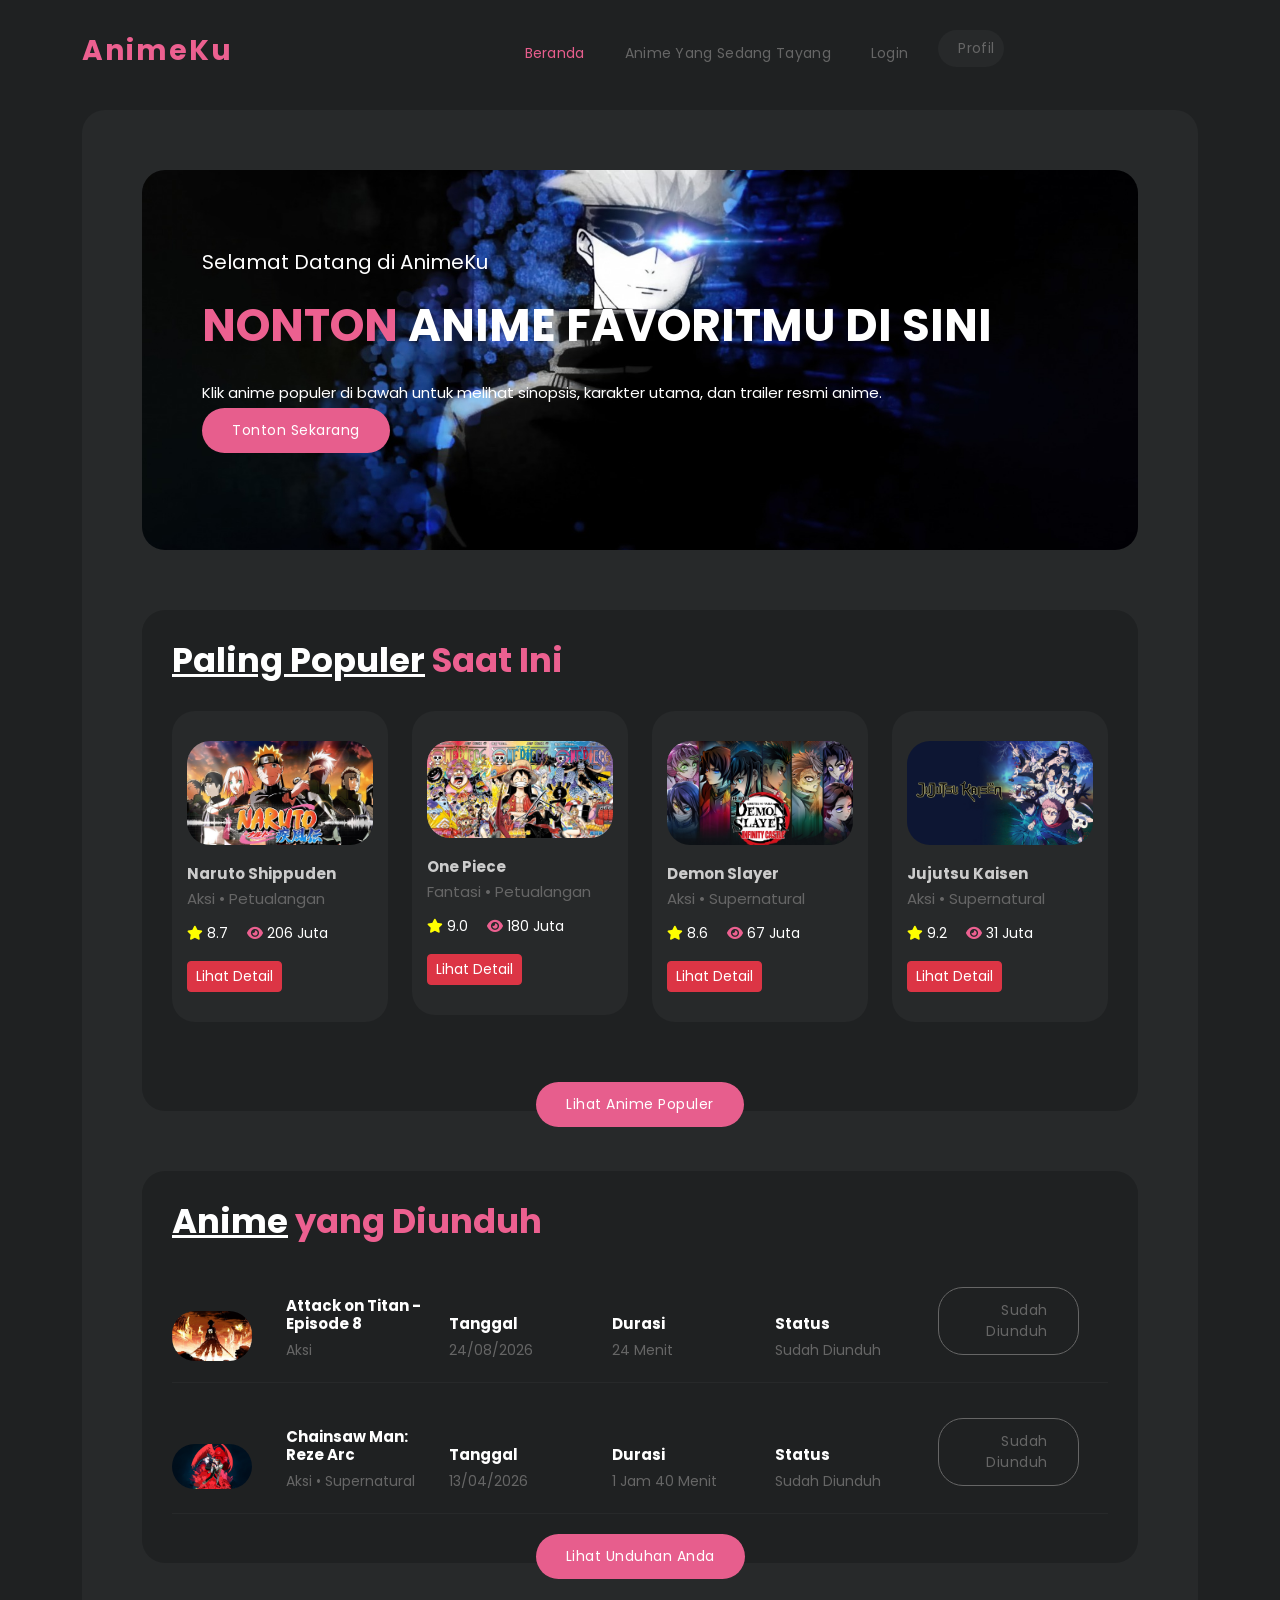
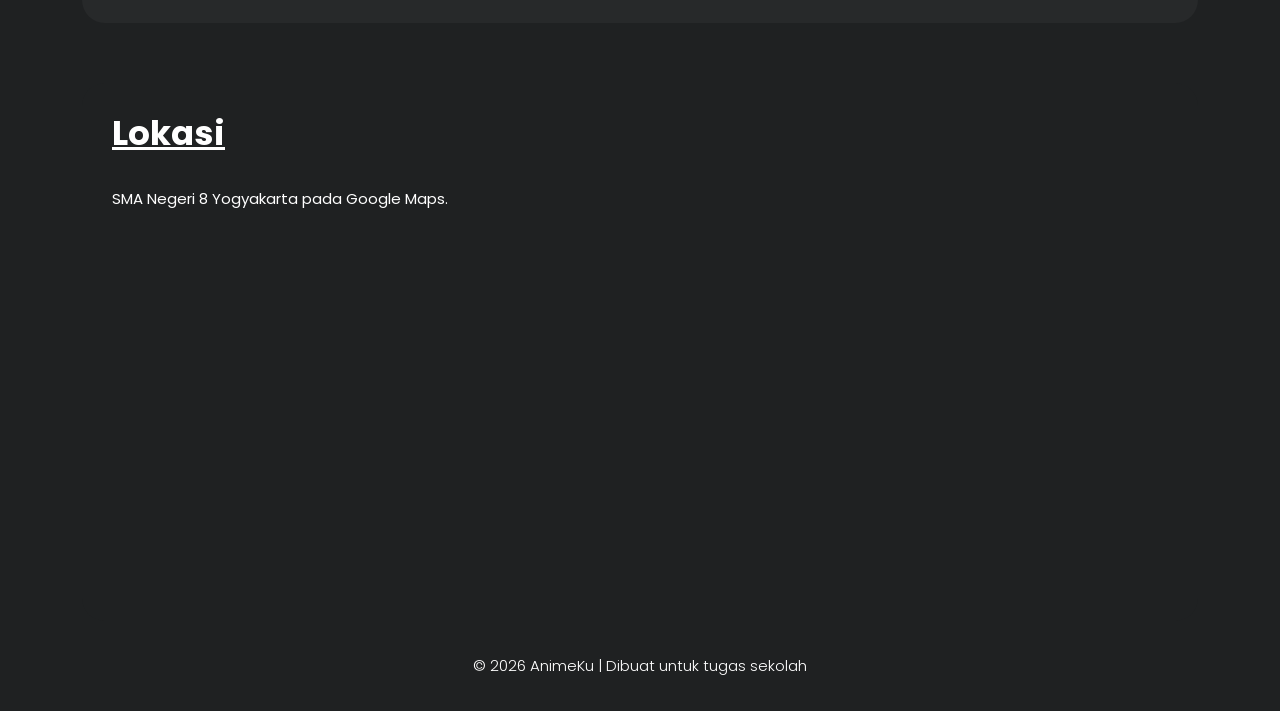
<file: index.html>
<!DOCTYPE html>
<html lang="id">

<head>
  <meta charset="utf-8">
  <meta name="viewport" content="width=device-width, initial-scale=1">

  <title>Nonton Anime - Streaming Anime Sub Indo</title>

  <!-- CSS -->
  <link href="vendor/bootstrap/css/bootstrap.min.css" rel="stylesheet">
  <link rel="stylesheet" href="assets/css/fontawesome.css">
  <link rel="stylesheet" href="assets/css/templatemo-cyborg-gaming.css">
  <link rel="stylesheet" href="assets/css/owl.css">
  <link rel="stylesheet" href="assets/css/animate.css">
</head>

<body>

<!-- HEADER -->
<header class="header-area header-sticky">
  <div class="container">
    <nav class="main-nav">

      <!-- LOGO -->
      <a href="index.html" class="logo-text">
         AnimeKu
      </a>
      
      <!-- MENU -->
      <ul class="nav">
        <li><a href="index.html" class="active">Beranda</a></li>
        <li><a href="streams.html">Anime yang Sedang Tayang</a></li>
        <li><a href="login.html">Login</a></li>
        <li><a href="profile.html">Profil</a></li>
      </ul>

    </nav>
  </div>
</header>

<div class="container">
<div class="page-content">

<!-- BANNER -->
<div class="main-banner">
  <div class="header-text">

    <h6>Selamat Datang di AnimeKu</h6>

    <h4>
      <em>Nonton</em> Anime Favoritmu di Sini
    </h4>

    <p style="color:white; margin-top:15px;">
      Klik anime populer di bawah untuk melihat sinopsis,
      karakter utama, dan trailer resmi anime.
    </p>

    <div class="main-button">
      <a href="streams.html">Tonton Sekarang</a>
    </div>

  </div>
</div>

<!-- POPULER -->
<div class="most-popular">
  <div class="heading-section">
    <h4><em>Paling Populer</em> Saat Ini</h4>
  </div>

  <div class="row">

    <!-- NARUTO -->
    <div class="col-lg-3 col-sm-6">
      <div class="item">
        <img src="assets/images/popular-01.jpg" alt="Naruto Shippuden">

        <h4>
          <a href="naruto.html">Naruto Shippuden</a><br>
          <span>Aksi • Petualangan</span>
        </h4>

        <ul>
          <li><i class="fa fa-star"></i> 8.7</li>
          <li><i class="fa fa-eye"></i> 206 Juta</li>
        </ul>

        <a href="naruto.html" class="btn btn-danger btn-sm mt-3">
          Lihat Detail
        </a>
      </div>
    </div>
     
    <!-- ONE PIECE -->
    <div class="col-lg-3 col-sm-6">
      <div class="item">
        <img src="assets/images/popular-02.jpg" alt="One Piece">

        <h4>
          <a href="onepiece.html">One Piece</a><br>
          <span>Fantasi • Petualangan</span>
        </h4>

        <ul>
          <li><i class="fa fa-star"></i> 9.0</li>
          <li><i class="fa fa-eye"></i> 180 Juta</li>
        </ul>

        <a href="onepiece.html" class="btn btn-danger btn-sm mt-3">
          Lihat Detail
        </a>
      </div>
    </div>
    
    <!-- DEMON SLAYER -->
    <div class="col-lg-3 col-sm-6">
      <div class="item">
        <img src="assets/images/popular-03.jpg" alt="Demon Slayer">

        <h4>
          <a href="demonslayer.html">Demon Slayer</a><br>
          <span>Aksi • Supernatural</span>
        </h4>

        <ul>
          <li><i class="fa fa-star"></i> 8.6</li>
          <li><i class="fa fa-eye"></i> 67 Juta</li>
        </ul>

        <a href="demonslayer.html" class="btn btn-danger btn-sm mt-3">
          Lihat Detail
        </a>
      </div>
    </div>
    
    <!-- JUJUTSU -->
    <div class="col-lg-3 col-sm-6">
      <div class="item">
        <img src="assets/images/popular-04.jpg" alt="Jujutsu Kaisen">

        <h4>
          <a href="jujutsu.html">Jujutsu Kaisen</a><br>
          <span>Aksi • Supernatural</span>
        </h4>

        <ul>
          <li><i class="fa fa-star"></i> 9.2</li>
          <li><i class="fa fa-eye"></i> 31 Juta</li>
        </ul>

        <a href="jujutsu.html" class="btn btn-danger btn-sm mt-3">
          Lihat Detail
        </a>
      </div>
    </div>
    
  </div>

  <div class="main-button" style="margin-top:30px;">
  <a href="streams.html">Lihat Anime Populer</a>
</div>

</div> <!-- tutup most-popular -->

<!-- DOWNLOAD -->
<div class="gaming-library">
  <div class="heading-section">
    <h4><em>Anime</em> yang Diunduh</h4>
  </div>

  <!-- ITEM 1 -->
  <div class="item">
    <ul>
      <li><img src="assets/images/game-01.jpg" class="templatemo-item"></li>
      <li><h4>Attack on Titan - Episode 8</h4><span>Aksi</span></li>
      <li><h4>Tanggal</h4><span>24/08/2026</span></li>
      <li><h4>Durasi</h4><span>24 Menit</span></li>
      <li><h4>Status</h4><span>Sudah Diunduh</span></li>
      <li>
        <div class="main-border-button border-no-active">
          <a href="#">Sudah Diunduh</a>
        </div>
      </li>
    </ul>
  </div>

  <!-- ITEM 2 -->
  <div class="item">
    <ul>
      <li><img src="assets/images/game-02.jpg" class="templatemo-item"></li>
      <li><h4>Chainsaw Man: Reze Arc</h4><span>Aksi • Supernatural</span></li>
      <li><h4>Tanggal</h4><span>13/04/2026</span></li>
      <li><h4>Durasi</h4><span>1 Jam 40 Menit</span></li>
      <li><h4>Status</h4><span>Sudah Diunduh</span></li>
      <li>
        <div class="main-border-button border-no-active">
          <a href="#">Sudah Diunduh</a>
        </div>
      </li>
    </ul>
  </div>

  <div class="main-button">
    <a href="profile.html">Lihat Unduhan Anda</a>
  </div>
</div>

</div>
</div>

<!-- LOKASI -->
<div class="container">
  <div class="gaming-library">

    <div class="heading-section">
      <h4><em>Lokasi</em></h4>
    </div>

    <p style="color:white; margin-bottom:20px;">
      SMA Negeri 8 Yogyakarta pada Google Maps.
   </p>

    <iframe
      src="https://www.google.com/maps/embed?pb=!1m18!1m12!1m3!1d3952.899682158193!2d110.39281007366452!3d-7.800444677428095!2m3!1f0!2f0!3f0!3m2!1i1024!2i768!4f13.1!3m3!1m2!1s0x2e7a57669d43fe55%3A0x75fae1bb400d4da5!2sSMA%20Negeri%208%20Yogyakarta!5e0!3m2!1sid!2sid!4v1781019494598!5m2!1sid!2sid"
      width="100%"
      height="350"
      style="border:0; border-radius:15px;"
      allowfullscreen=""
      loading="lazy"
      referrerpolicy="no-referrer-when-downgrade">
    </iframe>

  </div>
</div>

<!-- FOOTER -->
<footer>
  <div class="container">
    <p>© 2026 AnimeKu | Dibuat untuk tugas sekolah</p>
  </div>
</footer>

<!-- JS -->
<script src="vendor/jquery/jquery.min.js"></script>
<script src="vendor/bootstrap/js/bootstrap.min.js"></script>
<script src="assets/js/custom.js"></script>

</body>
</html>
</file>
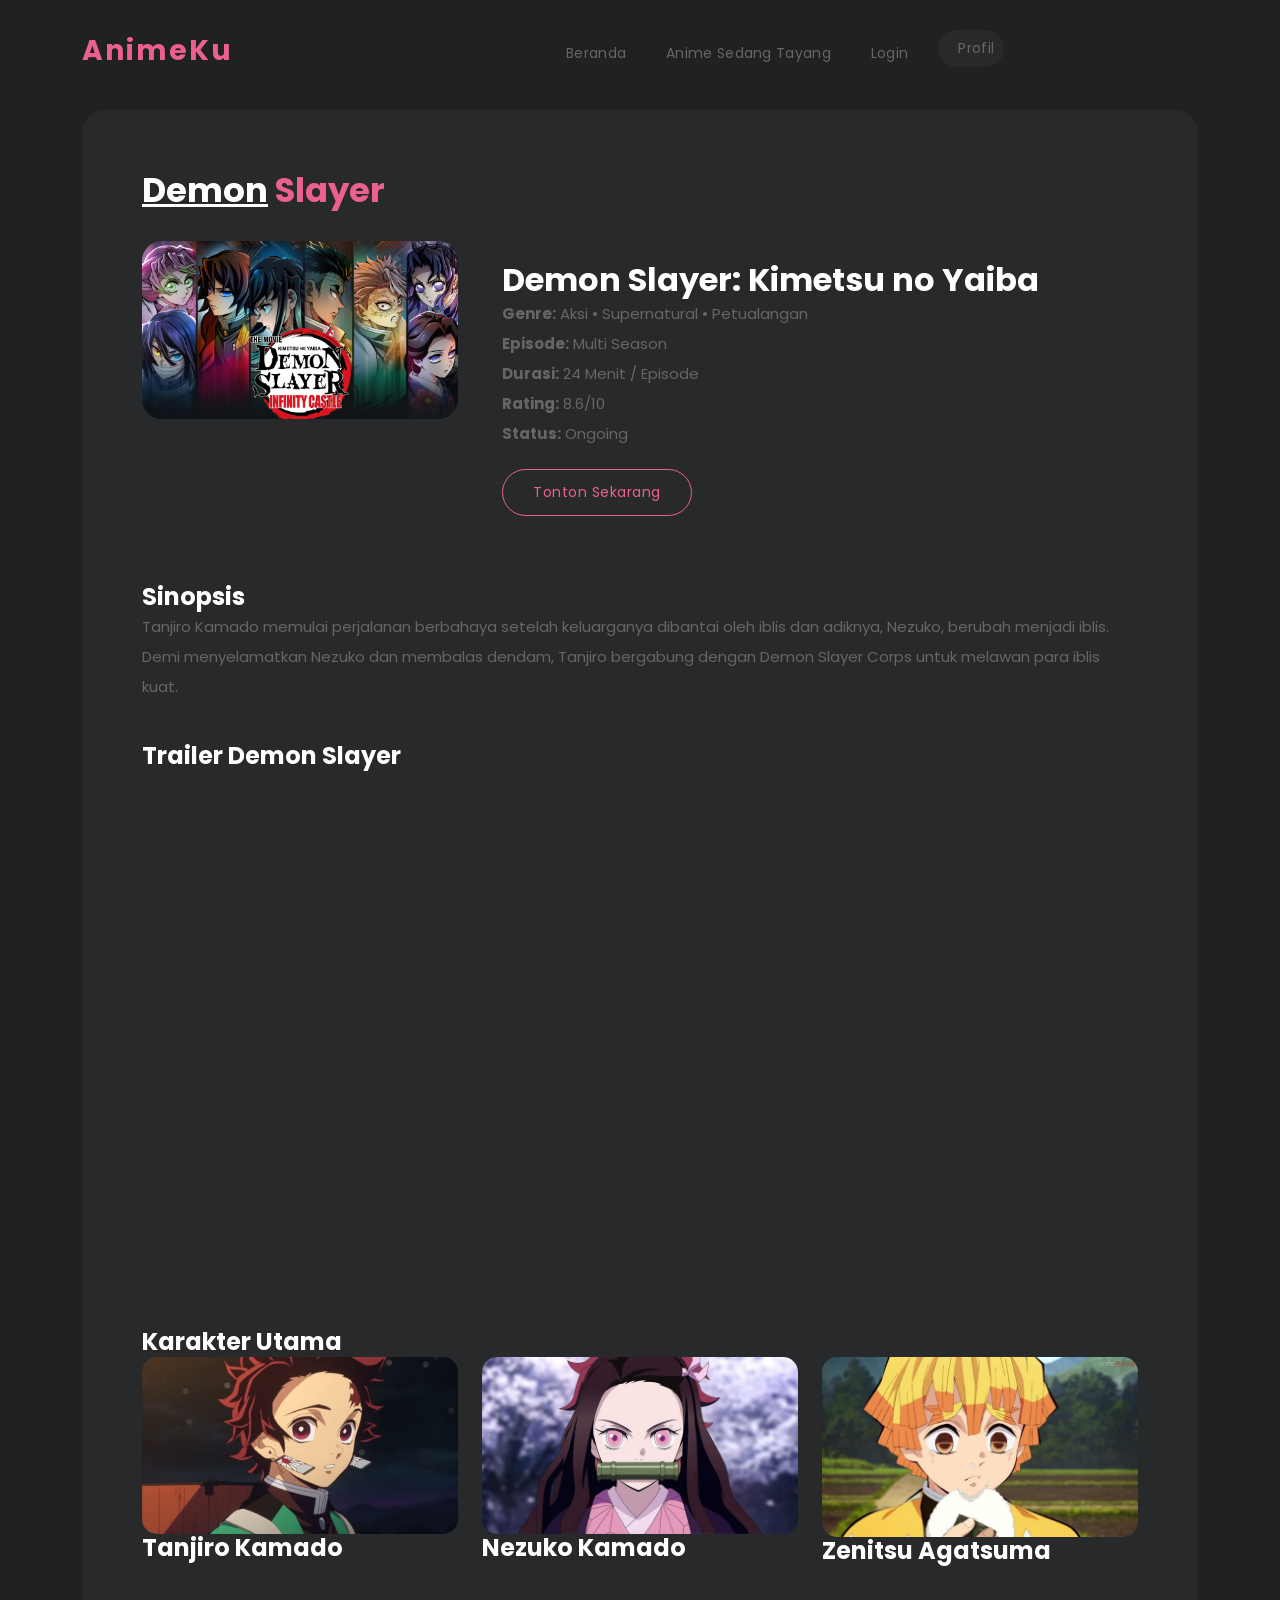
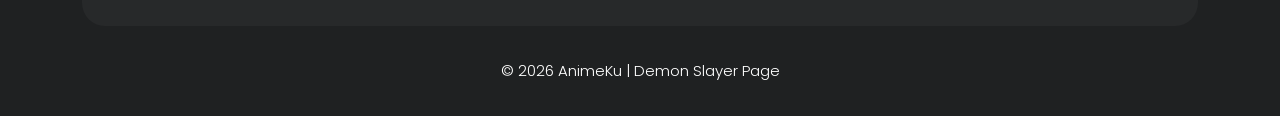
<file: demonslayer.html>
<!DOCTYPE html>
<html lang="id">
<head>
  <meta charset="utf-8">
  <meta name="viewport" content="width=device-width, initial-scale=1">
  <title>Demon Slayer - AnimeKu</title>

  <!-- CSS -->
  <link href="vendor/bootstrap/css/bootstrap.min.css" rel="stylesheet">
  <link rel="stylesheet" href="assets/css/fontawesome.css">
  <link rel="stylesheet" href="assets/css/templatemo-cyborg-gaming.css">
  <link rel="stylesheet" href="assets/css/owl.css">
  <link rel="stylesheet" href="assets/css/animate.css">
</head>

<body>

<!-- HEADER -->
<header class="header-area header-sticky">
  <div class="container">
    <nav class="main-nav">

     <a href="index.html" class="logo-text">
        AnimeKu
     </a>

      <ul class="nav">
        <li><a href="index.html">Beranda</a></li>
        <li><a href="streams.html">Anime Sedang Tayang</a></li>
        <li><a href="login.html">Login</a></li>
        <li><a href="profile.html">Profil</a></li>
      </ul>

    </nav>
  </div>
</header>

<!-- CONTENT -->
<div class="container">
  <div class="page-content">

    <!-- JUDUL -->
    <div class="heading-section">
      <h4><em>Demon</em> Slayer</h4>
    </div>

    <!-- DETAIL -->
    <div class="row">

      <!-- POSTER -->
      <div class="col-lg-4">
        <img src="assets/images/popular-03.jpg" alt="Demon Slayer" style="width:100%; border-radius:20px;">
      </div>

      <!-- INFO -->
      <div class="col-lg-8">
        <div style="padding:20px;">
          <h2>Demon Slayer: Kimetsu no Yaiba</h2>
          <p><strong>Genre:</strong> Aksi • Supernatural • Petualangan</p>
          <p><strong>Episode:</strong> Multi Season</p>
          <p><strong>Durasi:</strong> 24 Menit / Episode</p>
          <p><strong>Rating:</strong> 8.6/10</p>
          <p><strong>Status:</strong> Ongoing</p>

          <div class="main-border-button" style="margin-top:20px;">
            <a href="streams.html">Tonton Sekarang</a>
          </div>
        </div>
      </div>

    </div>

    <!-- SINOPSIS -->
    <div style="margin-top:40px;">
      <h4>Sinopsis</h4>
      <p>
        Tanjiro Kamado memulai perjalanan berbahaya setelah keluarganya dibantai oleh iblis
        dan adiknya, Nezuko, berubah menjadi iblis. Demi menyelamatkan Nezuko dan membalas dendam,
        Tanjiro bergabung dengan Demon Slayer Corps untuk melawan para iblis kuat.
      </p>
    </div>

    <!-- TRAILER -->
    <div style="margin-top:40px;">
      <h4>Trailer Demon Slayer</h4>
      <iframe width="100%" height="500"
        src="https://www.youtube.com/embed/GCJnG6DYEeg"
        title="Demon Slayer Trailer"
        frameborder="0"
        allowfullscreen
        style="border-radius:20px;">
      </iframe>
    </div>

    <!-- KARAKTER -->
    <div style="margin-top:50px;">
      <h4>Karakter Utama</h4>

      <div class="row">

        <div class="col-lg-4 col-sm-6">
          <div class="item">
            <img src="assets/images/tanjiro.jpeg" alt="Tanjiro" style="border-radius:15px;">
            <h4>Tanjiro Kamado</h4>
          </div>
        </div>

        <div class="col-lg-4 col-sm-6">
          <div class="item">
            <img src="assets/images/nezuko.jpeg" alt="Nezuko" style="border-radius:15px;">
            <h4>Nezuko Kamado</h4>
          </div>
        </div>

        <div class="col-lg-4 col-sm-6">
          <div class="item">
            <img src="assets/images/zenitsu.jpeg" alt="Zenitsu" style="border-radius:15px;">
            <h4>Zenitsu Agatsuma</h4>
          </div>
        </div>

      </div>
    </div>

  </div>
</div>

<!-- FOOTER -->
<footer>
  <div class="container">
    <p>© 2026 AnimeKu | Demon Slayer Page</p>
  </div>
</footer>

<!-- JS -->
<script src="vendor/jquery/jquery.min.js"></script>
<script src="vendor/bootstrap/js/bootstrap.min.js"></script>
<script src="assets/js/custom.js"></script>

</body>
</html>
</file>
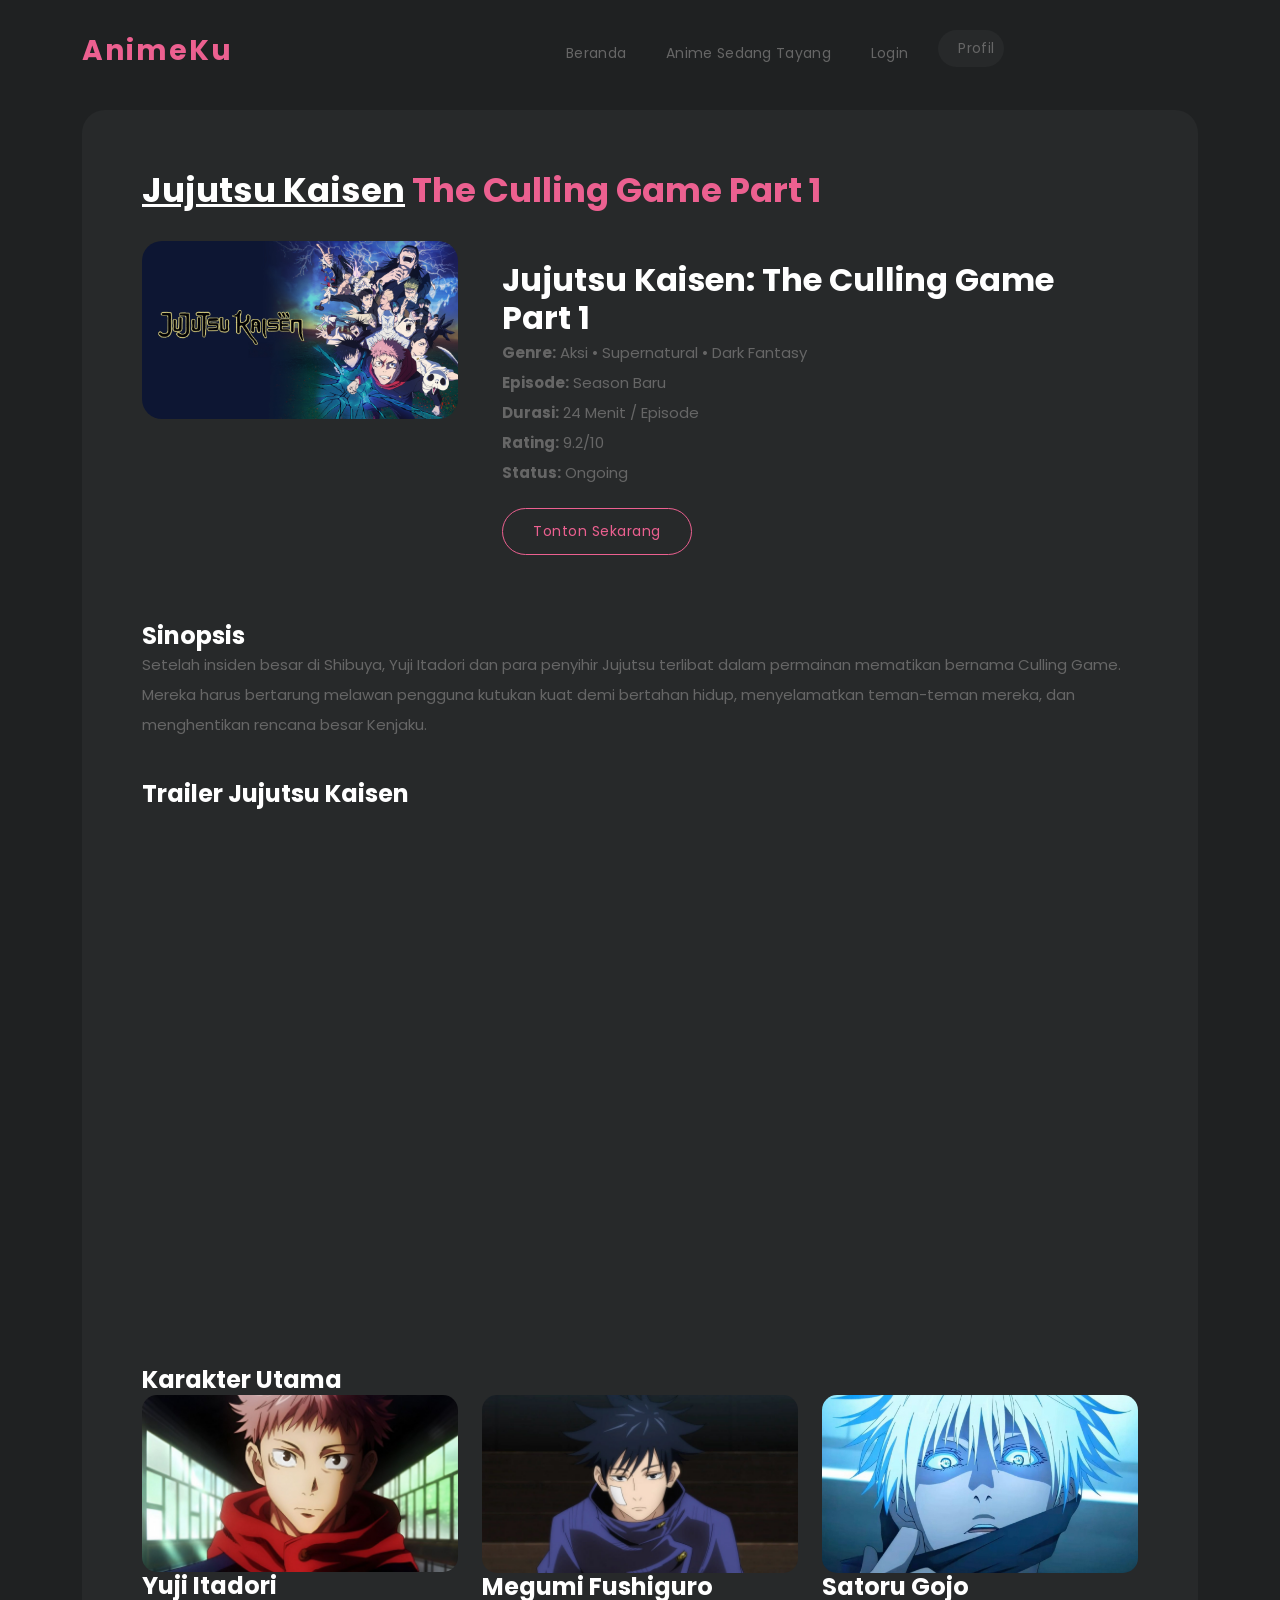
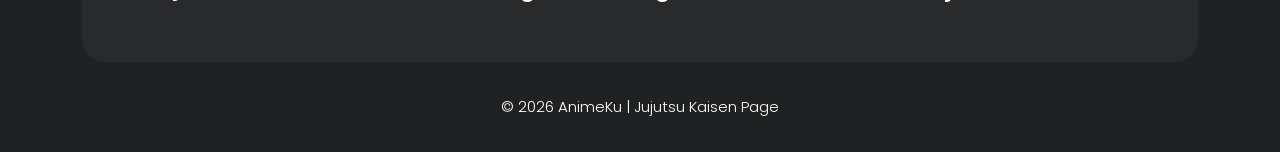
<file: jujutsu.html>
<!DOCTYPE html>
<html lang="id">
<head>
  <meta charset="utf-8">
  <meta name="viewport" content="width=device-width, initial-scale=1">
  <title>Jujutsu Kaisen - AnimeKu</title>

  <!-- CSS -->
  <link href="vendor/bootstrap/css/bootstrap.min.css" rel="stylesheet">
  <link rel="stylesheet" href="assets/css/fontawesome.css">
  <link rel="stylesheet" href="assets/css/templatemo-cyborg-gaming.css">
  <link rel="stylesheet" href="assets/css/owl.css">
  <link rel="stylesheet" href="assets/css/animate.css">
</head>

<body>

<!-- HEADER -->
<header class="header-area header-sticky">
  <div class="container">
    <nav class="main-nav">

     <a href="index.html" class="logo-text">
         AnimeKu
      </a>
      
      <!-- MENU -->
      <ul class="nav">
        <li><a href="index.html">Beranda</a></li>
        <li><a href="streams.html">Anime Sedang Tayang</a></li>
        <li><a href="login.html">Login</a></li>
        <li><a href="profile.html">Profil</a></li>
      </ul>

    </nav>
  </div>
</header>

<!-- CONTENT -->
<div class="container">
  <div class="page-content">

    <!-- JUDUL -->
    <div class="heading-section">
      <h4><em>Jujutsu Kaisen</em> The Culling Game Part 1</h4>
    </div>

    <!-- DETAIL -->
    <div class="row">

      <!-- POSTER -->
      <div class="col-lg-4">
        <img src="assets/images/popular-04.jpg" alt="Jujutsu Kaisen" style="width:100%; border-radius:20px;">
      </div>

      <!-- INFO -->
      <div class="col-lg-8">
        <div style="padding:20px;">
          <h2>Jujutsu Kaisen: The Culling Game Part 1</h2>
          <p><strong>Genre:</strong> Aksi • Supernatural • Dark Fantasy</p>
          <p><strong>Episode:</strong> Season Baru</p>
          <p><strong>Durasi:</strong> 24 Menit / Episode</p>
          <p><strong>Rating:</strong> 9.2/10</p>
          <p><strong>Status:</strong> Ongoing</p>

          <div class="main-border-button" style="margin-top:20px;">
            <a href="streams.html">Tonton Sekarang</a>
          </div>
        </div>
      </div>

    </div>

    <!-- SINOPSIS -->
    <div style="margin-top:40px;">
      <h4>Sinopsis</h4>
      <p>
        Setelah insiden besar di Shibuya, Yuji Itadori dan para penyihir Jujutsu
        terlibat dalam permainan mematikan bernama Culling Game.
        Mereka harus bertarung melawan pengguna kutukan kuat demi bertahan hidup,
        menyelamatkan teman-teman mereka, dan menghentikan rencana besar Kenjaku.
      </p>
    </div>

    <!-- TRAILER -->
    <div style="margin-top:40px;">
      <h4>Trailer Jujutsu Kaisen</h4>
      <iframe width="100%" height="500"
        src="https://www.youtube.com/embed/pkKu9hLT-t8"
        title="Jujutsu Kaisen Trailer"
        frameborder="0"
        allowfullscreen
        style="border-radius:20px;">
      </iframe>
    </div>

    <!-- KARAKTER -->
    <div style="margin-top:50px;">
      <h4>Karakter Utama</h4>

      <div class="row">

        <!-- YUJI -->
        <div class="col-lg-4 col-sm-6">
          <div class="item">
            <img src="assets/images/yuji.jpeg" alt="Yuji Itadori" style="border-radius:15px;">
            <h4>Yuji Itadori</h4>
          </div>
        </div>

        <!-- MEGUMI -->
        <div class="col-lg-4 col-sm-6">
          <div class="item">
            <img src="assets/images/megumi.jpeg" alt="Megumi Fushiguro" style="border-radius:15px;">
            <h4>Megumi Fushiguro</h4>
          </div>
        </div>

        <!-- GOJO -->
        <div class="col-lg-4 col-sm-6">
          <div class="item">
            <img src="assets/images/gojo.jpeg" alt="Satoru Gojo" style="border-radius:15px;">
            <h4>Satoru Gojo</h4>
          </div>
        </div>

      </div>
    </div>

  </div>
</div>

<!-- FOOTER -->
<footer>
  <div class="container">
    <p>© 2026 AnimeKu | Jujutsu Kaisen Page</p>
  </div>
</footer>

<!-- JS -->
<script src="vendor/jquery/jquery.min.js"></script>
<script src="vendor/bootstrap/js/bootstrap.min.js"></script>
<script src="assets/js/custom.js"></script>

</body>
</html>
</file>
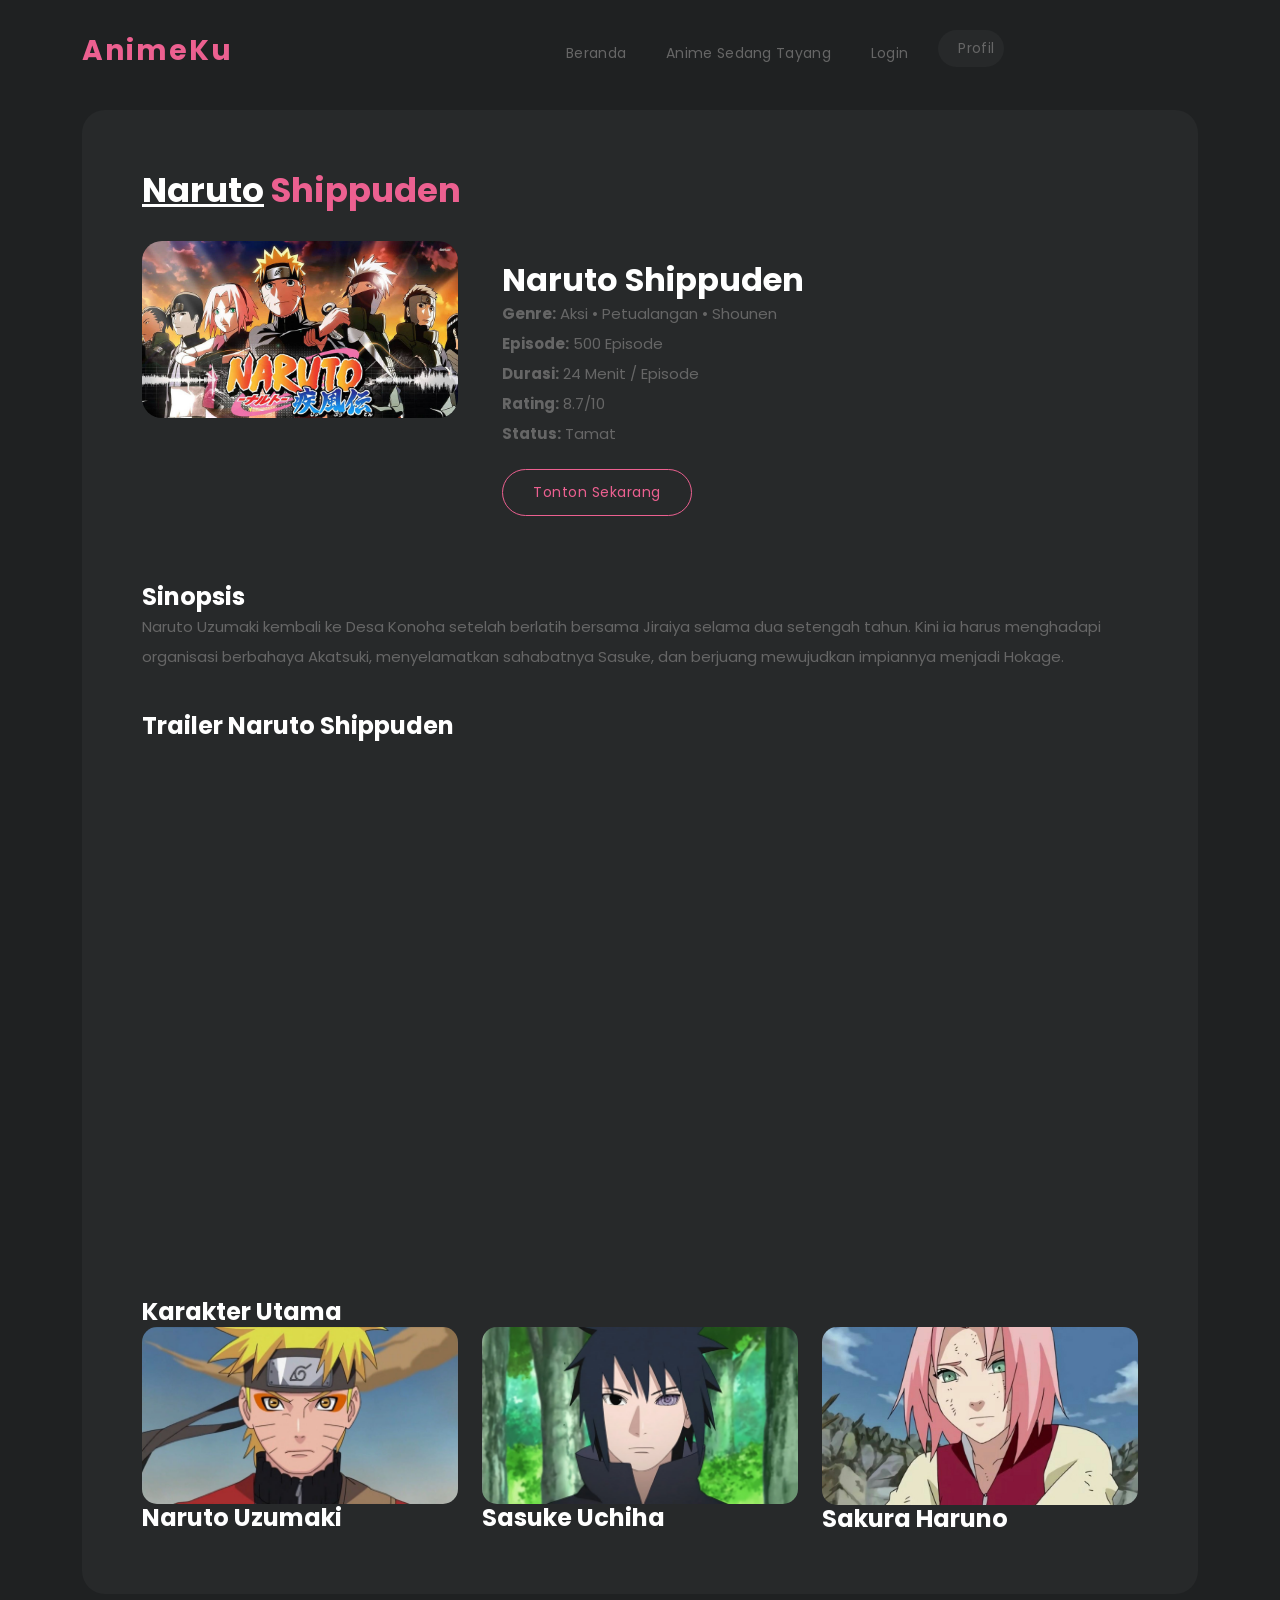
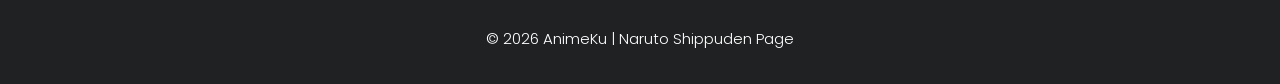
<file: naruto.html>
<!DOCTYPE html>
<html lang="id">
<head>
  <meta charset="utf-8">
  <meta name="viewport" content="width=device-width, initial-scale=1">
  <title>Naruto Shippuden - AnimeKu</title>

  <!-- CSS -->
  <link href="vendor/bootstrap/css/bootstrap.min.css" rel="stylesheet">
  <link rel="stylesheet" href="assets/css/fontawesome.css">
  <link rel="stylesheet" href="assets/css/templatemo-cyborg-gaming.css">
  <link rel="stylesheet" href="assets/css/owl.css">
  <link rel="stylesheet" href="assets/css/animate.css">
</head>

<body>

<!-- HEADER -->
<header class="header-area header-sticky">
  <div class="container">
    <nav class="main-nav">

      <a href="index.html" class="logo-text">
         AnimeKu
      </a>

    
      <!-- MENU -->
      <ul class="nav">
        <li><a href="index.html">Beranda</a></li>
        <li><a href="streams.html">Anime Sedang Tayang</a></li>
        <li><a href="login.html">Login</a></li>
        <li><a href="profile.html">Profil</a></li>
      </ul>

    </nav>
  </div>
</header>

<!-- CONTENT -->
<div class="container">
  <div class="page-content">

    <!-- JUDUL -->
    <div class="heading-section">
      <h4><em>Naruto</em> Shippuden</h4>
    </div>

    <!-- DETAIL UTAMA -->
    <div class="row">

      <!-- POSTER -->
      <div class="col-lg-4">
        <img src="assets/images/popular-01.jpg" alt="Naruto Shippuden" style="width:100%; border-radius:20px;">
      </div>

      <!-- INFO -->
      <div class="col-lg-8">
        <div style="padding: 20px;">
          <h2>Naruto Shippuden</h2>
          <p><strong>Genre:</strong> Aksi • Petualangan • Shounen</p>
          <p><strong>Episode:</strong> 500 Episode</p>
          <p><strong>Durasi:</strong> 24 Menit / Episode</p>
          <p><strong>Rating:</strong> 8.7/10</p>
          <p><strong>Status:</strong> Tamat</p>

          <div class="main-border-button" style="margin-top:20px;">
            <a href="streams.html">Tonton Sekarang</a>
          </div>
        </div>
      </div>

    </div>

    <!-- SINOPSIS -->
    <div style="margin-top:40px;">
      <h4>Sinopsis</h4>
      <p>
        Naruto Uzumaki kembali ke Desa Konoha setelah berlatih bersama Jiraiya selama dua setengah tahun.
        Kini ia harus menghadapi organisasi berbahaya Akatsuki, menyelamatkan sahabatnya Sasuke,
        dan berjuang mewujudkan impiannya menjadi Hokage.
      </p>
    </div>

    <!-- TRAILER -->
    <div style="margin-top:40px;">
      <h4>Trailer Naruto Shippuden</h4>
      <iframe width="100%" height="500"
        src="https://www.youtube.com/embed/22R0j8UKRzY"
        title="Naruto Shippuden Trailer"
        frameborder="0"
        allowfullscreen
        style="border-radius:20px;">
      </iframe>
    </div>

    <!-- KARAKTER -->
    <div style="margin-top:50px;">
      <h4>Karakter Utama</h4>

      <div class="row">

        <div class="col-lg-4 col-sm-6">
          <div class="item">
            <img src="assets/images/naruto.jpeg" alt="Naruto" style="border-radius:15px;">
            <h4>Naruto Uzumaki</h4>
          </div>
        </div>

        <div class="col-lg-4 col-sm-6">
          <div class="item">
            <img src="assets/images/sasuke.jpeg" alt="Sasuke" style="border-radius:15px;">
            <h4>Sasuke Uchiha</h4>
          </div>
        </div>

        <div class="col-lg-4 col-sm-6">
          <div class="item">
            <img src="assets/images/sakura.jpeg" alt="Sakura" style="border-radius:15px;">
            <h4>Sakura Haruno</h4>
          </div>
        </div>

      </div>
    </div>

  </div>
</div>

<!-- FOOTER -->
<footer>
  <div class="container">
    <p>© 2026 AnimeKu | Naruto Shippuden Page</p>
  </div>
</footer>

<!-- JS -->
<script src="vendor/jquery/jquery.min.js"></script>
<script src="vendor/bootstrap/js/bootstrap.min.js"></script>
<script src="assets/js/custom.js"></script>

</body>
</html>
</file>
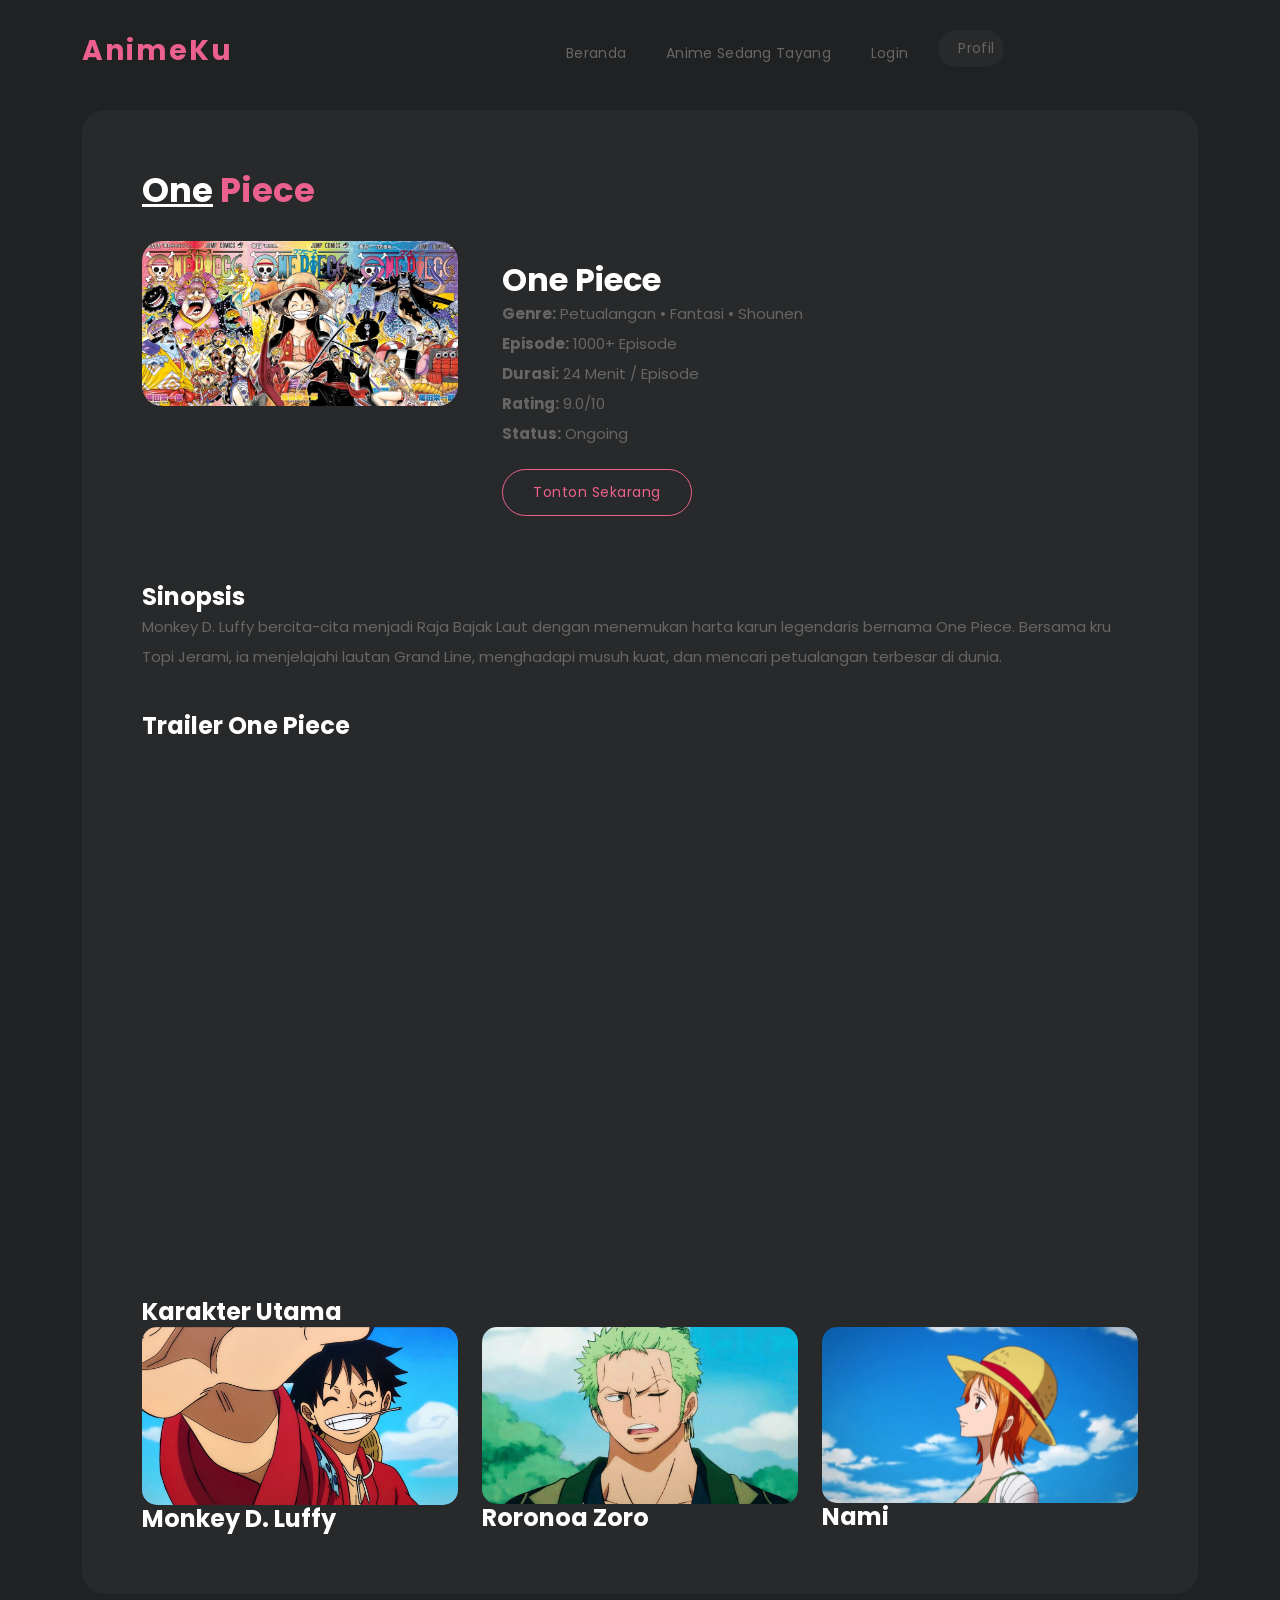
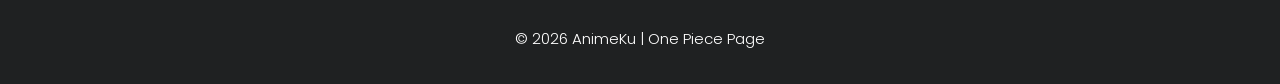
<file: onepiece.html>
<!DOCTYPE html>
<html lang="id">
<head>
  <meta charset="utf-8">
  <meta name="viewport" content="width=device-width, initial-scale=1">
  <title>One Piece - AnimeKu</title>

  <!-- CSS -->
  <link href="vendor/bootstrap/css/bootstrap.min.css" rel="stylesheet">
  <link rel="stylesheet" href="assets/css/fontawesome.css">
  <link rel="stylesheet" href="assets/css/templatemo-cyborg-gaming.css">
  <link rel="stylesheet" href="assets/css/owl.css">
  <link rel="stylesheet" href="assets/css/animate.css">
</head>

<body>

<!-- HEADER -->
<header class="header-area header-sticky">
  <div class="container">
    <nav class="main-nav">

      <a href="index.html" class="logo-text">
        AnimeKu
     </a>

      <ul class="nav">
        <li><a href="index.html">Beranda</a></li>
        <li><a href="streams.html">Anime Sedang Tayang</a></li>
        <li><a href="login.html">Login</a></li>
        <li><a href="profile.html">Profil</a></li>
      </ul>

    </nav>
  </div>
</header>

<!-- CONTENT -->
<div class="container">
  <div class="page-content">

    <!-- JUDUL -->
    <div class="heading-section">
      <h4><em>One</em> Piece</h4>
    </div>

    <!-- DETAIL -->
    <div class="row">

      <!-- POSTER -->
      <div class="col-lg-4">
        <img src="assets/images/popular-02.jpg" alt="One Piece" style="width:100%; border-radius:20px;">
      </div>

      <!-- INFO -->
      <div class="col-lg-8">
        <div style="padding:20px;">
          <h2>One Piece</h2>
          <p><strong>Genre:</strong> Petualangan • Fantasi • Shounen</p>
          <p><strong>Episode:</strong> 1000+ Episode</p>
          <p><strong>Durasi:</strong> 24 Menit / Episode</p>
          <p><strong>Rating:</strong> 9.0/10</p>
          <p><strong>Status:</strong> Ongoing</p>

          <div class="main-border-button" style="margin-top:20px;">
            <a href="streams.html">Tonton Sekarang</a>
          </div>
        </div>
      </div>

    </div>

    <!-- SINOPSIS -->
    <div style="margin-top:40px;">
      <h4>Sinopsis</h4>
      <p>
        Monkey D. Luffy bercita-cita menjadi Raja Bajak Laut dengan menemukan harta karun legendaris bernama One Piece.
        Bersama kru Topi Jerami, ia menjelajahi lautan Grand Line, menghadapi musuh kuat,
        dan mencari petualangan terbesar di dunia.
      </p>
    </div>

    <!-- TRAILER -->
    <div style="margin-top:40px;">
      <h4>Trailer One Piece</h4>
      <iframe width="100%" height="500"
        src="https://www.youtube.com/embed/S8_YwFLCh4U"
        title="One Piece Trailer"
        frameborder="0"
        allowfullscreen
        style="border-radius:20px;">
      </iframe>
    </div>

    <!-- KARAKTER -->
    <div style="margin-top:50px;">
      <h4>Karakter Utama</h4>

      <div class="row">

        <div class="col-lg-4 col-sm-6">
          <div class="item">
            <img src="assets/images/luffy.jpeg" alt="Luffy" style="border-radius:15px;">
            <h4>Monkey D. Luffy</h4>
          </div>
        </div>

        <div class="col-lg-4 col-sm-6">
          <div class="item">
            <img src="assets/images/zoro.jpeg" alt="Zoro" style="border-radius:15px;">
            <h4>Roronoa Zoro</h4>
          </div>
        </div>

        <div class="col-lg-4 col-sm-6">
          <div class="item">
            <img src="assets/images/nami.jpeg" alt="Nami" style="border-radius:15px;">
            <h4>Nami</h4>
          </div>
        </div>

      </div>
    </div>

  </div>
</div>

<!-- FOOTER -->
<footer>
  <div class="container">
    <p>© 2026 AnimeKu | One Piece Page</p>
  </div>
</footer>

<!-- JS -->
<script src="vendor/jquery/jquery.min.js"></script>
<script src="vendor/bootstrap/js/bootstrap.min.js"></script>
<script src="assets/js/custom.js"></script>

</body>
</html>
</file>
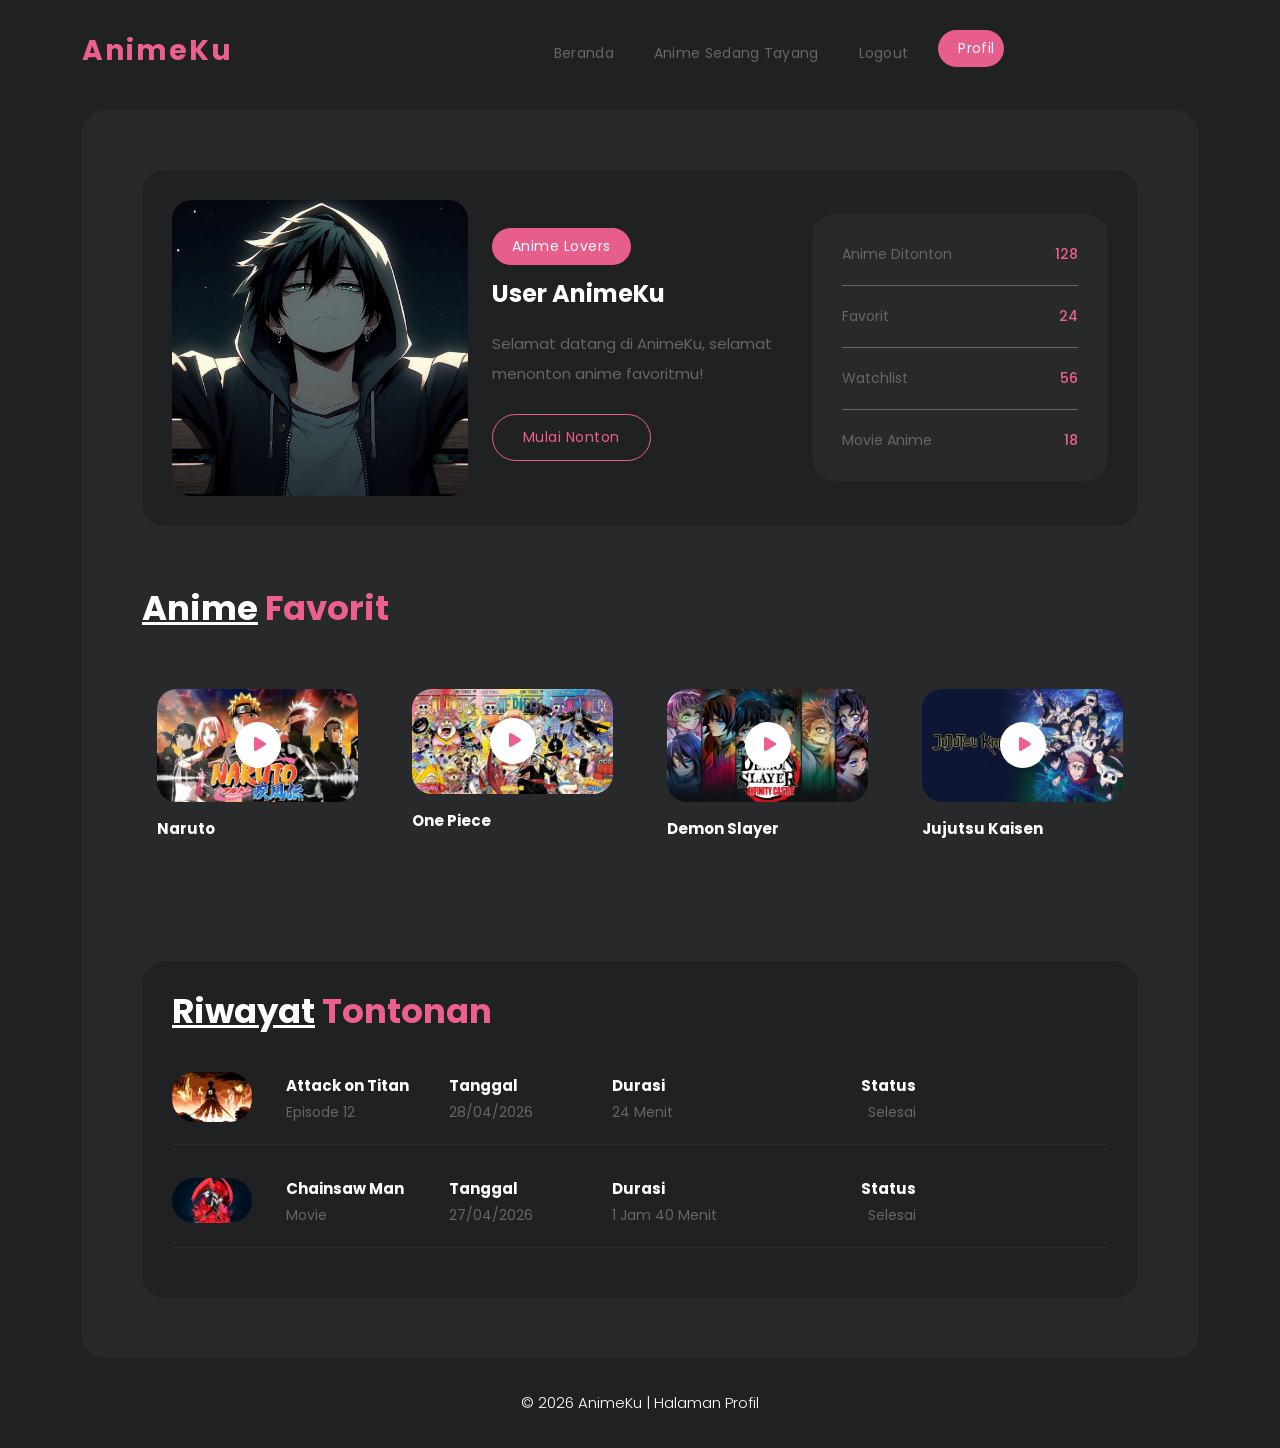
<file: profile.html>
<!DOCTYPE html>
<html lang="id">

<head>
  <meta charset="utf-8">
  <meta name="viewport" content="width=device-width, initial-scale=1">
  <title>Profil - AnimeKu</title>

  <!-- CSS -->
  <link href="vendor/bootstrap/css/bootstrap.min.css" rel="stylesheet">
  <link rel="stylesheet" href="assets/css/fontawesome.css">
  <link rel="stylesheet" href="assets/css/templatemo-cyborg-gaming.css">
  <link rel="stylesheet" href="assets/css/owl.css">
  <link rel="stylesheet" href="assets/css/animate.css">
</head>

<body>

<!-- HEADER -->
<header class="header-area header-sticky">
  <div class="container">
    <nav class="main-nav">

      <a href="index.html" class="logo-text">
         AnimeKu
      </a>

    
      <!-- MENU -->
      <ul class="nav">
        <li><a href="index.html">Beranda</a></li>
        <li><a href="streams.html">Anime Sedang Tayang</a></li>
        <li><a href="login.html">Logout</a></li>
        <li><a href="profile.html" class="active">Profil</a></li>
      </ul>

    </nav>
  </div>
</header>

<!-- CONTENT -->
<div class="container">
  <div class="page-content">

    <!-- PROFILE BANNER -->
    <div class="main-profile">
      <div class="row">

        <!-- FOTO PROFIL -->
        <div class="col-lg-4">
          <img src="assets/images/profile.jpg" alt="Profile" style="border-radius:20px; width:100%;">
        </div>

        <!-- INFO USER -->
        <div class="col-lg-4 align-self-center">
          <div class="main-info header-text">

            <span>Anime Lovers</span>

            <!-- Nama dari login -->
            <h4 id="profile-name">User AnimeKu</h4>

            <!-- Deskripsi -->
            <p>Selamat datang di AnimeKu, selamat menonton anime favoritmu!</p>

            <!-- Tombol -->
            <div class="main-border-button">
              <a href="streams.html">Mulai Nonton</a>
            </div>

          </div>
        </div>

        <!-- STATS -->
        <div class="col-lg-4 align-self-center">
          <ul>
            <li>Anime Ditonton <span>128</span></li>
            <li>Favorit <span>24</span></li>
            <li>Watchlist <span>56</span></li>
            <li>Movie Anime <span>18</span></li>
          </ul>
        </div>

      </div>
    </div>

    <!-- ANIME FAVORIT -->
    <div class="clips">
      <div class="heading-section">
        <h4><em>Anime</em> Favorit</h4>
      </div>

      <div class="row">

        <!-- Naruto -->
        <div class="col-lg-3 col-sm-6">
          <div class="item">
            <div class="thumb">
              <img src="assets/images/popular-01.jpg" alt="Naruto" style="border-radius:20px;">
              <a href="naruto.html"><i class="fa fa-play"></i></a>
            </div>
            <div class="down-content">
              <h4>Naruto</h4>
            </div>
          </div>
        </div>

        <!-- One Piece -->
        <div class="col-lg-3 col-sm-6">
          <div class="item">
            <div class="thumb">
              <img src="assets/images/popular-02.jpg" alt="One Piece" style="border-radius:20px;">
              <a href="onepiece.html"><i class="fa fa-play"></i></a>
            </div>
            <div class="down-content">
              <h4>One Piece</h4>
            </div>
          </div>
        </div>

        <!-- Demon Slayer -->
        <div class="col-lg-3 col-sm-6">
          <div class="item">
            <div class="thumb">
              <img src="assets/images/popular-03.jpg" alt="Demon Slayer" style="border-radius:20px;">
              <a href="demonslayer.html"><i class="fa fa-play"></i></a>
            </div>
            <div class="down-content">
              <h4>Demon Slayer</h4>
            </div>
          </div>
        </div>

        <!-- Jujutsu -->
        <div class="col-lg-3 col-sm-6">
          <div class="item">
            <div class="thumb">
              <img src="assets/images/popular-04.jpg" alt="Jujutsu Kaisen" style="border-radius:20px;">
              <a href="jujutsu.html"><i class="fa fa-play"></i></a>
            </div>
            <div class="down-content">
              <h4>Jujutsu Kaisen</h4>
            </div>
          </div>
        </div>

      </div>
    </div>

    <!-- HISTORY -->
    <div class="gaming-library">
      <div class="heading-section">
        <h4><em>Riwayat</em> Tontonan</h4>
      </div>

      <!-- ITEM 1 -->
      <div class="item">
        <ul>
          <li><img src="assets/images/game-01.jpg" alt="" class="templatemo-item"></li>
          <li><h4>Attack on Titan</h4><span>Episode 12</span></li>
          <li><h4>Tanggal</h4><span>28/04/2026</span></li>
          <li><h4>Durasi</h4><span>24 Menit</span></li>
          <li><h4>Status</h4><span>Selesai</span></li>
        </ul>
      </div>

      <!-- ITEM 2 -->
      <div class="item">
        <ul>
          <li><img src="assets/images/game-02.jpg" alt="" class="templatemo-item"></li>
          <li><h4>Chainsaw Man</h4><span>Movie</span></li>
          <li><h4>Tanggal</h4><span>27/04/2026</span></li>
          <li><h4>Durasi</h4><span>1 Jam 40 Menit</span></li>
          <li><h4>Status</h4><span>Selesai</span></li>
        </ul>
      </div>

    </div>

  </div>
</div>

<!-- FOOTER -->
<footer>
  <div class="container">
    <p>© 2026 AnimeKu | Halaman Profil</p>
  </div>
</footer>

<!-- JS -->
<script src="vendor/jquery/jquery.min.js"></script>
<script src="vendor/bootstrap/js/bootstrap.min.js"></script>
<script src="assets/js/custom.js"></script>

<!-- PROFILE SCRIPT -->
<script>
  let username = localStorage.getItem("username");

  if (username) {
    document.getElementById("profile-name").innerText = username;
  }
</script>
  
<script src="js/welcome.js"></script>

</body>
</html>
</file>
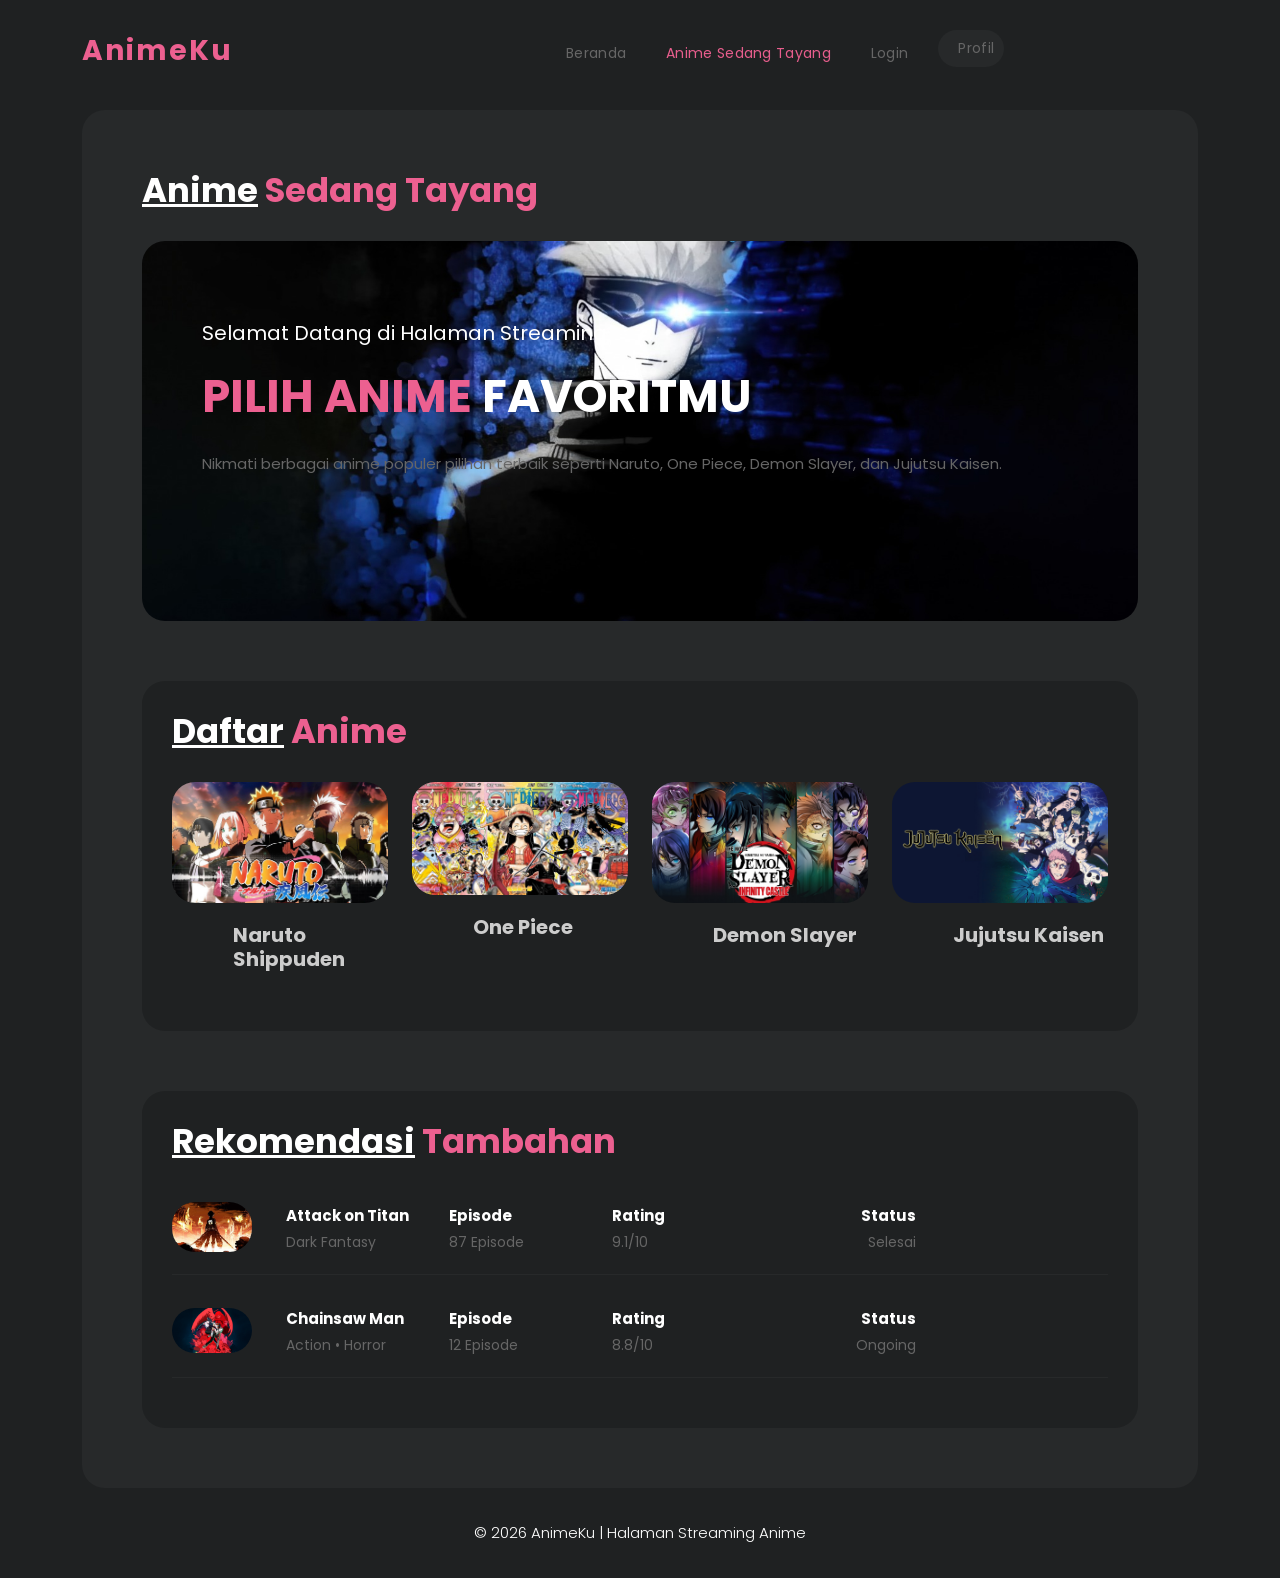
<file: streams.html>
<!DOCTYPE html>
<html lang="id">

<head>
  <meta charset="utf-8">
  <meta name="viewport" content="width=device-width, initial-scale=1">

  <title>Nonton Anime - AnimeKu</title>

  <!-- CSS -->
  <link href="vendor/bootstrap/css/bootstrap.min.css" rel="stylesheet">
  <link rel="stylesheet" href="assets/css/fontawesome.css">
  <link rel="stylesheet" href="assets/css/templatemo-cyborg-gaming.css">
  <link rel="stylesheet" href="assets/css/owl.css">
  <link rel="stylesheet" href="assets/css/animate.css">
</head>

<body>

<!-- HEADER -->
<header class="header-area header-sticky">
  <div class="container">
    <nav class="main-nav">

       <a href="index.html" class="logo-text">
          AnimeKu
       </a>

      <!-- MENU -->
      <ul class="nav">
        <li><a href="index.html">Beranda</a></li>
        <li><a href="streams.html" class="active">Anime Sedang Tayang</a></li>
        <li><a href="login.html">Login</a></li>
        <li><a href="profile.html">Profil</a></li>
      </ul>

    </nav>
  </div>
</header>

<!-- CONTENT -->
<div class="container">
<div class="page-content">

<!-- JUDUL -->
<div class="heading-section">
  <h4><em>Anime</em> Sedang Tayang</h4>
</div>

<!-- DESKRIPSI -->
<div class="main-banner">
  <div class="header-text">
    <h6>Selamat Datang di Halaman Streaming</h6>
    <h4><em>Pilih Anime</em> Favoritmu</h4>
    <p>
      Nikmati berbagai anime populer pilihan terbaik seperti Naruto, One Piece,
      Demon Slayer, dan Jujutsu Kaisen.
    </p>
  </div>
</div>

<!-- LIST ANIME -->
<div class="live-stream">
  <div class="heading-section">
    <h4><em>Daftar</em> Anime</h4>
  </div>

  <div class="row">

    <!-- NARUTO -->
    <div class="col-lg-3 col-sm-6">
      <div class="item">
        <div class="thumb">
          <a href="naruto.html">
            <img src="assets/images/popular-01.jpg" alt="Naruto Shippuden">
          </a>
        </div>
        <div class="down-content">
          <h4><a href="naruto.html">Naruto Shippuden</a></h4>
        </div>
      </div>
    </div>

    <!-- ONE PIECE -->
    <div class="col-lg-3 col-sm-6">
      <div class="item">
        <div class="thumb">
          <a href="onepiece.html">
            <img src="assets/images/popular-02.jpg" alt="One Piece">
          </a>
        </div>
        <div class="down-content">
          <h4><a href="onepiece.html">One Piece</a></h4>
        </div>
      </div>
    </div>

    <!-- DEMON SLAYER -->
    <div class="col-lg-3 col-sm-6">
      <div class="item">
        <div class="thumb">
          <a href="demonslayer.html">
            <img src="assets/images/popular-03.jpg" alt="Demon Slayer">
          </a>
        </div>
        <div class="down-content">
          <h4><a href="demonslayer.html">Demon Slayer</a></h4>
        </div>
      </div>
    </div>

    <!-- JUJUTSU -->
    <div class="col-lg-3 col-sm-6">
      <div class="item">
        <div class="thumb">
          <a href="jujutsu.html">
            <img src="assets/images/popular-04.jpg" alt="Jujutsu Kaisen">
          </a>
        </div>
        <div class="down-content">
          <h4><a href="jujutsu.html">Jujutsu Kaisen</a></h4>
        </div>
      </div>
    </div>

  </div>
</div>

<!-- REKOMENDASI -->
<div class="gaming-library">
  <div class="heading-section">
    <h4><em>Rekomendasi</em> Tambahan</h4>
  </div>

  <!-- ITEM 1 -->
  <div class="item">
    <ul>
      <li><img src="assets/images/game-01.jpg" alt="" class="templatemo-item"></li>
      <li><h4>Attack on Titan</h4><span>Dark Fantasy</span></li>
      <li><h4>Episode</h4><span>87 Episode</span></li>
      <li><h4>Rating</h4><span>9.1/10</span></li>
      <li><h4>Status</h4><span>Selesai</span></li>
    </ul>
  </div>

  <!-- ITEM 2 -->
  <div class="item">
    <ul>
      <li><img src="assets/images/game-02.jpg" alt="" class="templatemo-item"></li>
      <li><h4>Chainsaw Man</h4><span>Action • Horror</span></li>
      <li><h4>Episode</h4><span>12 Episode</span></li>
      <li><h4>Rating</h4><span>8.8/10</span></li>
      <li><h4>Status</h4><span>Ongoing</span></li>
    </ul>
  </div>

</div>

</div>
</div>

<!-- FOOTER -->
<footer>
  <div class="container">
    <p>© 2026 AnimeKu | Halaman Streaming Anime</p>
  </div>
</footer>

<!-- JS -->
<script src="vendor/jquery/jquery.min.js"></script>
<script src="vendor/bootstrap/js/bootstrap.min.js"></script>
<script src="assets/js/custom.js"></script>

</body>
</html>
</file>
<file: assets/css/templatemo-cyborg-gaming.css>
/*

TemplateMo 579 Cyborg Gaming

https://templatemo.com/tm-579-cyborg-gaming

*/

/* ---------------------------------------------
Table of contents
------------------------------------------------
01. font & reset css
02. reset
03. global styles
04. header
05. banner
06. features
07. testimonials
08. contact
09. footer

--------------------------------------------- */
/* 
---------------------------------------------
font & reset css
--------------------------------------------- 
*/
@import url("https://fonts.googleapis.com/css2?family=Poppins:wght@100;200;300;400;500;600;700;800;900");
/* 
---------------------------------------------
reset
--------------------------------------------- 
*/
html, body, div, span, applet, object, iframe, h1, h2, h3, h4, h5, h6, p, blockquote, div
pre, a, abbr, acronym, address, big, cite, code, del, dfn, em, font, img, ins, kbd, q,
s, samp, small, strike, strong, sub, sup, tt, var, b, u, i, center, dl, dt, dd, ol, ul, li,
figure, header, nav, section, article, aside, footer, figcaption {
  margin: 0;
  padding: 0;
  border: 0;
  outline: 0;
}

.clearfix:after {
  content: ".";
  display: block;
  clear: both;
  visibility: hidden;
  line-height: 0;
  height: 0;
}

.clearfix {
  display: inline-block;
}

html[xmlns] .clearfix {
  display: block;
}

* html .clearfix {
  height: 1%;
}

ul, li {
  padding: 0;
  margin: 0;
  list-style: none;
}

header, nav, section, article, aside, footer, hgroup {
  display: block;
}

* {
  box-sizing: border-box;
}

html, body {
  font-family: 'Poppins', sans-serif;
  font-weight: 400;
  background-color: #1e1e1e;
  font-size: 16px;
  -ms-text-size-adjust: 100%;
  -webkit-font-smoothing: antialiased;
  -moz-osx-font-smoothing: grayscale;
}

a {
	color: #CCC;
  text-decoration: none !important;
}
a:hover {
	color: #F99;
}

h1, h2, h3, h4, h5, h6 {
  margin-top: 0px;
  margin-bottom: 0px;
  color: #fff;
  font-weight: 700;
}

ul {
  margin-bottom: 0px;
}

p {
  font-size: 15px;
  line-height: 30px;
  color: #fff;
}

img {
  width: 100%;
  overflow: hidden;
}

/* 
---------------------------------------------
Global Styles
--------------------------------------------- 
*/
html,
body {
  background: #1f2122;
  font-family: 'Poppins', sans-serif;
}

body .page-content {
  margin-top: 110px;
  background-color: #27292a;
  padding: 60px;
  border-radius: 23px;
}

p {
  font-size: 15px;
  color: #666;
  line-height: 30px;
  margin-bottom: 0px;
}

::selection {
  background: #e75e8d;
  color: #fff;
}

::-moz-selection {
  background: #e75e8d;
  color: #fff;
}

.templatemo-item {
	max-width: 80px; 
	border-radius: 23px;
}

.main-button a {
  font-size: 14px;
  color: #fff;
  background-color: #e75e8d;
  padding: 12px 30px;
  display: inline-block;
  border-radius: 25px;
  font-weight: 400;
  text-transform: capitalize;
  letter-spacing: 0.5px;
  transition: all .3s;
  position: relative;
  overflow: hidden;
}

.main-button a:hover {
  background-color: #fff;
  color: #e75e8d;
}

.main-border-button a {
  font-size: 14px;
  color: #ec6090;
  background-color: transparent;
  border: 1px solid #ec6090;
  padding: 12px 30px;
  display: inline-block;
  border-radius: 25px;
  font-weight: 400;
  text-transform: capitalize;
  letter-spacing: 0.5px;
  transition: all .3s;
  position: relative;
  overflow: hidden;
}

.main-border-button a:hover {
  border-color: #fff;
  background-color: #fff;
  color: #e75e8d;
}

.border-no-active a {
  border-color: #666;
  color: #666;
}

.border-no-active a:hover{
  border-color: #666;
  color: #666;
  background-color: transparent;
}

section {
  margin-top: 120px;
}

.heading-section h4 {
  color: #ec6090;
  font-size: 34px;
  text-decoration: none;
  margin-bottom: 30px;
}

.heading-section h4 em {
  color: #fff;
  font-style: normal;
  text-decoration: underline;
}

/* 
---------------------------------------------
Pre-loader Style
--------------------------------------------- 
*/

.js-preloader {
  position: fixed;
  top: 0;
  left: 0;
  right: 0;
  bottom: 0;
  background-color: rgba(0,0,0,0.99);
  display: -webkit-box;
  display: flex;
  -webkit-box-align: center;
  align-items: center;
  -webkit-box-pack: center;
  justify-content: center;
  opacity: 1;
  visibility: visible;
  z-index: 9999;
  -webkit-transition: opacity 0.25s ease;
  transition: opacity 0.25s ease;
}

.js-preloader.loaded {
  opacity: 0;
  visibility: hidden;
  pointer-events: none;
}

@-webkit-keyframes dot {
  50% {
      -webkit-transform: translateX(96px);
      transform: translateX(96px);
  }
}

@keyframes dot {
  50% {
      -webkit-transform: translateX(96px);
      transform: translateX(96px);
  }
}

@-webkit-keyframes dots {
  50% {
      -webkit-transform: translateX(-31px);
      transform: translateX(-31px);
  }
}

@keyframes dots {
  50% {
      -webkit-transform: translateX(-31px);
      transform: translateX(-31px);
  }
}

.preloader-inner {
  position: relative;
  width: 142px;
  height: 40px;
  background: transparent;
}

.preloader-inner .dot {
  position: absolute;
  width: 16px;
  height: 16px;
  top: 12px;
  left: 15px;
  background: #e75e8d;
  border-radius: 50%;
  -webkit-transform: translateX(0);
  transform: translateX(0);
  -webkit-animation: dot 2.8s infinite;
  animation: dot 2.8s infinite;
}

.preloader-inner .dots {
  -webkit-transform: translateX(0);
  transform: translateX(0);
  margin-top: 12px;
  margin-left: 31px;
  -webkit-animation: dots 2.8s infinite;
  animation: dots 2.8s infinite;
}

.preloader-inner .dots span {
  display: block;
  float: left;
  width: 16px;
  height: 16px;
  margin-left: 16px;
  background: #e75e8d;
  border-radius: 50%;
}



/* 
---------------------------------------------
Header Style
--------------------------------------------- 
*/

.background-header {
  background-color: #fff !important;
  height: 70px!important;
  position: fixed!important;
  top: 0!important;
  left: 0;
  right: 0;
  box-shadow: 0px 0px 10px rgba(0,0,0,0.15)!important;
  -webkit-transition: all .5s ease 0s;
  -moz-transition: all .5s ease 0s;
  -o-transition: all .5s ease 0s;
  transition: all .5s ease 0s;
  display: none;
}

.header-area {
  background-color: transparent;
  position: absolute;
  height: 70px;
  top: 15px;
  left: 0;
  right: 0;
  z-index: 100;
  -webkit-transition: all .5s ease 0s;
  -moz-transition: all .5s ease 0s;
  -o-transition: all .5s ease 0s;
  transition: all .5s ease 0s;
}

.header-area .main-nav {
  min-height: 80px;
  background: transparent;
  display: flex;
  padding: 15px 0px;
  border-radius: 50px;
}

.background-header .main-nav {
  padding: 0px;
  background-color: transparent;
}

.header-area .main-nav #search {
  position: relative;
}

.header-area .main-nav #search input {
  background-color: #27292a;
  height: 46px;
  border-radius: 23px;
  border: none;
  color: #666;
  font-size: 14px;
  padding: 0px 15px 0px 45px;
}

.header-area .main-nav #search i {
  position: absolute;
  color: #666;
  left: 20px;
  top: 16px;
  width: 18px;
  height: 18px;
  font-size: 16px;
}

.header-area .main-nav .logo {
  border-right: 1px solid #27292a;
  flex-basis: 25%;
  margin-right: 5%;
  -webkit-transition: all 0.3s ease 0s;
  -moz-transition: all 0.3s ease 0s;
  -o-transition: all 0.3s ease 0s;
  transition: all 0.3s ease 0s;
}

.header-area .main-nav .logo img {
  width: 191px;
}

.background-header .main-nav .logo {
  margin-top: 8px;
}

.background-header .main-nav .logo img {
  width: 180px;
}

.header-area .main-nav .nav {
  display: inline-flex;
  flex-basis: 70%;
  justify-content: flex-end;
  vertical-align: middle;
  text-align: right;
  margin-top: 0px;
  margin-right: 0px;
  -webkit-transition: all 0.3s ease 0s;
  -moz-transition: all 0.3s ease 0s;
  -o-transition: all 0.3s ease 0s;
  transition: all 0.3s ease 0s;
  position: relative;
  z-index: 999;
}

.header-area .main-nav .nav li {
  padding-left: 10px;
  padding-right: 10px;
  display: inline-block;
}

.header-area .main-nav .nav li a {
  display: block;
  font-weight: 400;
  font-size: 14px;
  text-transform: capitalize;
  color: #666;
  -webkit-transition: all 0.3s ease 0s;
  -moz-transition: all 0.3s ease 0s;
  -o-transition: all 0.3s ease 0s;
  transition: all 0.3s ease 0s;
  border: transparent;
  padding: 13px 10px;
  border-radius: 18px;
  letter-spacing: .3px;
}

.header-area .main-nav .nav li:last-child a {
  background-color: #27292a;
  padding: 8px 10px 8px 20px;
  border-radius: 23px;
}

.header-area .main-nav .nav li:last-child a img {
  max-width: 30px;
  border-radius: 50%;
  margin-left: 5px;
}

.header-area .main-nav .nav li.has-sub ul.sub-menu li:last-child a:hover,
.background-header .main-nav .nav li.has-sub ul.sub-menu li:last-child a:hover {
  padding-left: 25px !important;
}

.header-area .main-nav .nav li:hover a,
.header-area .main-nav .nav li a.active {
  color: #e75e8d !important;
}

.header-area .main-nav .nav li:last-child:hover a,
.header-area .main-nav .nav li:last-child a.active {
  color: #fff !important;
  background-color: #e75e8d !important;
}

.background-header .main-nav .nav li:hover a,
.background-header .main-nav .nav li a.active {
  color: #fff;
  opacity: 1;
}

.header-area .main-nav .nav li.has-sub {
  position: relative;
  padding-right: 15px;
}

.header-area .main-nav .menu-trigger {
  cursor: pointer;
  display: block;
  position: absolute;
  top: 23px;
  width: 32px;
  height: 40px;
  text-indent: -9999em;
  z-index: 99;
  right: 20px;
  display: none;
}

.background-header .main-nav .menu-trigger {
  top: 17px;
}

.header-area .main-nav .menu-trigger span,
.header-area .main-nav .menu-trigger span:before,
.header-area .main-nav .menu-trigger span:after {
  -moz-transition: all 0.4s;
  -o-transition: all 0.4s;
  -webkit-transition: all 0.4s;
  transition: all 0.4s;
  background-color: #e75e8d;
  display: block;
  position: absolute;
  width: 30px;
  height: 2px;
  left: 0;
}

.background-header .main-nav .menu-trigger span,
.background-header .main-nav .menu-trigger span:before,
.background-header .main-nav .menu-trigger span:after {
  background-color: #e75e8d;
}

.header-area .main-nav .menu-trigger span:before,
.header-area .main-nav .menu-trigger span:after {
  -moz-transition: all 0.4s;
  -o-transition: all 0.4s;
  -webkit-transition: all 0.4s;
  transition: all 0.4s;
  background-color: #e75e8d;
  display: block;
  position: absolute;
  width: 30px;
  height: 2px;
  left: 0;
  width: 75%;
}

.background-header .main-nav .menu-trigger span:before,
.background-header .main-nav .menu-trigger span:after {
  background-color: #e75e8d;
}

.header-area .main-nav .menu-trigger span:before,
.header-area .main-nav .menu-trigger span:after {
  content: "";
}

.header-area .main-nav .menu-trigger span {
  top: 16px;
}

.header-area .main-nav .menu-trigger span:before {
  -moz-transform-origin: 33% 100%;
  -ms-transform-origin: 33% 100%;
  -webkit-transform-origin: 33% 100%;
  transform-origin: 33% 100%;
  top: -10px;
  z-index: 10;
}

.header-area .main-nav .menu-trigger span:after {
  -moz-transform-origin: 33% 0;
  -ms-transform-origin: 33% 0;
  -webkit-transform-origin: 33% 0;
  transform-origin: 33% 0;
  top: 10px;
}

.header-area .main-nav .menu-trigger.active span,
.header-area .main-nav .menu-trigger.active span:before,
.header-area .main-nav .menu-trigger.active span:after {
  background-color: transparent;
  width: 100%;
}

.header-area .main-nav .menu-trigger.active span:before {
  -moz-transform: translateY(6px) translateX(1px) rotate(45deg);
  -ms-transform: translateY(6px) translateX(1px) rotate(45deg);
  -webkit-transform: translateY(6px) translateX(1px) rotate(45deg);
  transform: translateY(6px) translateX(1px) rotate(45deg);
  background-color: #e75e8d;
}

.background-header .main-nav .menu-trigger.active span:before {
  background-color: #e75e8d;
}

.header-area .main-nav .menu-trigger.active span:after {
  -moz-transform: translateY(-6px) translateX(1px) rotate(-45deg);
  -ms-transform: translateY(-6px) translateX(1px) rotate(-45deg);
  -webkit-transform: translateY(-6px) translateX(1px) rotate(-45deg);
  transform: translateY(-6px) translateX(1px) rotate(-45deg);
  background-color: #e75e8d;
}

.background-header .main-nav .menu-trigger.active span:after {
  background-color: #e75e8d;
}

.header-area.header-sticky {
  min-height: 70px;
}

.header-area.header-sticky .nav li a.active {
  color: #fff;
}

@media (max-width: 1200px) {
  .header-area .main-nav .nav li {
    padding-left: 10px;
    padding-right: 10px;
  }
  .header-area .main-nav:before {
    display: none;
  }
}

@media (max-width: 992px) {
  .header-area {
    top: 0;
  }
  .header-area .main-nav {
    background-color: transparent;
    border-radius: 0px;
  }
  .header-area .main-nav .nav {
    height: auto;
    flex-basis: 100%;
  }
  .header-area .main-nav .logo {
    position: absolute;
    left: 30px;
    top: 15px;
  }
  .background-header .main-nav .logo {
    top: 0px;
  }
  .background-header .main-nav .border-button {
    top: 0px !important;
  }
  .header-area .main-nav .border-button {
    position: absolute;
    top: 15px;
    right: 70px;
  }
  .header-area.header-sticky .nav li a:hover,
  .header-area.header-sticky .nav li a.active {
    color: #e75e8d!important;
    opacity: 1;
  }
  .header-area.header-sticky .nav li.search-icon a {
    width: 100%;
  }
  .header-area {
    background-color: #f7f7f7;
    padding: 0px 15px;
    height: 80px;
    box-shadow: none;
    text-align: center;
  }
  .header-area .container {
    padding: 0px;
  }
  .header-area .logo {
    margin-left: 0px;
  }
  .header-area .menu-trigger {
    display: block !important;
  }
  .header-area .main-nav {
    overflow: hidden;
  }
  .header-area .main-nav .nav {
    float: none;
    width: 100%;
    display: none;
    -webkit-transition: all 0s ease 0s;
    -moz-transition: all 0s ease 0s;
    -o-transition: all 0s ease 0s;
    transition: all 0s ease 0s;
    margin-left: 0px;
  }
  .header-area.header-sticky .nav {
    margin-top: 65px !important;
    text-align: center;
  }
  .background-header.header-sticky .nav {
    margin-top: 70px !important;
  }
  .header-area .main-nav .nav li:first-child {
    border-top: 1px solid #eee;
  }
  .header-area .main-nav .nav li {
    width: 100%;
    background: #fff;
    border-bottom: 1px solid #eee;
    padding-left: 0px !important;
    padding-right: 0px !important;
  }
  .header-area .main-nav .nav li a {
    height: 50px !important;
    line-height: 50px !important;
    padding: 0px !important;
    border: none !important;
    background: #fff !important;
    color: #1e1e1e !important;
  }
  .header-area .main-nav .nav li a:hover {
    background: #fff !important;
    color: #e75e8d!important;
  }
  .header-area .main-nav .nav li:last-child a img {
    display: none;
  }
  .header-area .main-nav .nav li:last-child a:hover {
    color: #ec6090 !important;
    background-color: transparent !important;
  }
  .header-area .main-nav .nav li.has-sub ul.sub-menu {
    position: relative;
    visibility: inherit;
    opacity: 1;
    z-index: 1;
    transform: translateY(0%);
    top: 0px;
    width: 100%;
    box-shadow: none;
    height: 0px;
    transition: all 0s;
  }
  .header-area .main-nav .nav li.submenu ul li a {
    font-size: 12px;
    font-weight: 400;
  }
  .header-area .main-nav .nav li.submenu ul li a:hover:before {
    width: 0px;
  }
  .header-area .main-nav .nav li.has-sub ul.sub-menu {
    height: auto;
  }
  .header-area .main-nav .nav li.has-sub:after {
    color: #3B566E;
    right: 30px;
    font-size: 14px;
    top: 15px;
  }
  .header-area .main-nav .nav li.submenu:hover ul, .header-area .main-nav .nav li.submenu:focus ul {
    height: 0px;
  }
}

/* 
---------------------------------------------
Banner Style
--------------------------------------------- 
*/

.main-banner {
  background-image: url(../images/banner-bg.jpeg);
  background-position: center center;
  background-size: cover;
  min-height: 380px;
  border-radius: 23px;
  padding: 80px 60px;
}

.main-banner h6 {
  font-size: 20px;
  color: #fff;
  font-weight: 400;
  margin-bottom: 25px;
}

.main-banner h4 {
  font-size: 45px;
  text-transform: uppercase;
  margin-bottom: 25px;
}

.main-banner h4 em {
  font-style: normal;
  color: #ec6090;
}

/* 
---------------------------------------------
Most Popular Style
--------------------------------------------- 
*/

.most-popular {
  margin-top: 60px;
  padding: 30px;
  background-color: #1f2122;
  border-radius: 23px;
}

.most-popular .item {
  background-color: #27292a;
  padding: 30px 15px;
  border-radius: 23px;
  margin-bottom: 30px;
}

.most-popular .item .item {
  padding: 0px;
  border-radius: 0px;
  background-color: transparent;
  margin-bottom: 0px;
}

.most-popular .item img {
  border-radius: 23px;
}

.most-popular .item h4 {
  font-size: 15px;
  margin-top: 20px;
  margin-bottom: 0px;
  display: inline-block;
}

.most-popular .item span {
  color: #666;
  display: block;
  margin-top: 7px;
  font-weight: 400;
}

.most-popular .item ul {
  float: none;
  margin-top: 10px;
  padding-left: 0;
}

.most-popular .item ul li {
  text-align: left;
  color: #fff;
  font-size: 14px;
  display: inline-block;
  margin-right: 15px;
}

.most-popular .item ul li:first-child i {
  color: yellow;
}

.most-popular .item ul li:last-child i {
  color: #ec6090;
}

.most-popular .main-button {
  text-align: center;
  margin-bottom: -53px;
}

/* 
---------------------------------------------
Gaming Library Style
--------------------------------------------- 
*/

.gaming-library {
  margin-top: 60px;
  padding: 30px;
  background-color: #1f2122;
  border-radius: 23px;
}

.gaming-library .item {
  border-bottom: 1px solid #27292a;
  margin-bottom: 20px;
  padding-bottom: 20px;
}

.gaming-library .last-item {
  margin-bottom: 30px;
}

.profile-library .last-item {
  border-bottom: none;
  padding-bottom: 0px;
  margin-bottom: 0px;
}

.gaming-library .item ul li {
  margin-top: 15px;
}

.gaming-library .item ul li img {
  margin-top: -30px;
}

.gaming-library .item ul li {
  display: inline-block;
  width: 17%;
}

.gaming-library .item ul li:first-child {
  width: 110px;
}

.gaming-library .item ul li:last-child {
  width: 15%;
  text-align: right;
}

.gaming-library .item ul li h4 {
  font-size: 15px;
  margin-bottom: 5px;
}

.gaming-library .item ul li span {
  color: #666;
  font-size: 14px;
}

.gaming-library .main-button {
  text-align: center;
  margin-bottom: -53px;
}

/* 
---------------------------------------------
Footer Style
--------------------------------------------- 
*/

footer p {
  text-align: center;
  padding: 30px 0px;
  color: #fff;
  font-weight: 300;
}

footer p a {
  color: #fff;
  transition: all .3s;
}

footer p a:hover {
  color: #ec6090;
}

/* 
---------------------------------------------
Featured Games Style
--------------------------------------------- 
*/

.featured-games {
  border-radius: 23px;
  background-color: #1f2122;
  padding: 30px;
}

.featured-games .item .thumb {
  position: relative;
  overflow: hidden;
}

.featured-games .item .thumb .hover-effect {
  position: absolute;
  bottom: -100px;
  text-align: center;
  width: 100%;
  opacity: 0;
  visibility: hidden;
  transition: all .4s;
}

.featured-games .item .thumb:hover .hover-effect {
  opacity: 1;
  visibility: visible;
  bottom: 15px;
}

.featured-games .item .thumb .hover-effect h6 {
  background-color: rgba(31,33,34,0.95);
  display: inline-block;
  color: #ec6090;
  font-weight: 600;
  font-size: 14px;
  padding: 10px 20px;
  border-radius: 25px;
}

.featured-games .item img {
  border-radius: 23px;
}

.featured-games .item h4 {
  font-size: 15px;
  margin-top: 20px;
  margin-bottom: 0px;
  display: inline-block;
}

.featured-games .item span {
  color: #666;
  display: block;
  margin-top: 7px;
  font-weight: 400;
}

.featured-games .item ul {
  float: right;
  margin-top: 20px;
}

.featured-games .item ul li {
  text-align: right;
  color: #fff;
  font-size: 14px;
}

.featured-games .item ul li:first-child i {
  color: yellow;
}

.featured-games .item ul li:last-child i {
  color: #ec6090;
}

.featured-games .owl-nav {
  position: absolute;
  margin: 0 auto;
  top: -70px;
  right: 0;
}

.featured-games .owl-nav .owl-prev {
  margin-right: 2.5px;
}

.featured-games .owl-nav .owl-next {
  margin-left: 2.5px;
}

.featured-games .owl-nav .owl-prev span,
.featured-games .owl-nav .owl-next span  {
  font-size: 36px;
  display: inline-block;
  color: #666;
  opacity: 1;
  transition: all .3s;
}

.featured-games .owl-nav .owl-prev span:hover,
.featured-games .owl-nav .owl-next span:hover {
  opacity: 1;
  color: #ec6090;
}

.top-downloaded {
  border-radius: 23px;
  background-color: #1f2122;
  padding: 30px;
  max-height: 567px;
  min-height: 567px;
}

.top-downloaded ul li {
  position: relative;
  display: inline-block;
  width: 100%;
}

.top-downloaded ul li img {
  float: left;
  margin-right: 15px;
}

.top-downloaded ul li h4 {
  font-size: 15px;
  padding-top: 7px;
}

.top-downloaded ul li h6 {
  font-size: 15px;
  color: #666;
  font-weight: 400;
  margin-top: 5px;
  margin-bottom: 5px;
}

.top-downloaded ul li span {
  color: #fff;
  font-size: 15px;
  margin-right: 10px;
}

.top-downloaded ul li .download i {
  position: absolute;
  right: 0;
  top: 50%;
  transform: translateY(-23px);
  width: 46px;
  height: 46px;
  text-align: center;
  line-height: 46px;
  color: #ec6090;
  background-color: #27292a;
  border-radius: 50%;
}

.top-downloaded ul li {
  border-bottom: 1px solid #27292a;
  margin-bottom: 28px;
  padding-bottom: 28px;
}

.top-downloaded .text-button  {
  text-align: center;
}

.top-downloaded .text-button a {
  font-weight: 600;
  color: #ec6090;
  font-size: 15px;
}

/* 
---------------------------------------------
Start Stream Style
--------------------------------------------- 
*/

.start-stream .heading-section {
  margin-top: 60px;
  text-align: center;
  margin-bottom: 60px;
}

.start-stream .item {
  padding: 30px;
  border: 1px solid #444;
  border-radius: 23px;
}

.start-stream .item h4 {
  font-size: 20px;
  margin-top: 20px;
  margin-bottom: 15px;
  font-weight: 600;
}

.start-stream .main-button {
  text-align: center;
  margin-top: 30px;
}

/* 
---------------------------------------------
Live Stream Style
--------------------------------------------- 
*/

.live-stream {
  margin-top: 60px;
  border-radius: 23px;
  background-color: #1f2122;
  padding: 30px;
}

.live-stream .item {
  margin-bottom: 30px;
}

.live-stream .thumb {
  position: relative;
  overflow: hidden;
  margin-bottom: 20px;
}

.live-stream .thumb img {
  border-radius: 23px; 
}

.live-stream .thumb:hover .hover-effect {
  opacity: 1;
  visibility: visible;
}

.live-stream .hover-effect {
  opacity: 0;
  visibility: hidden;
  transition: all .4s;
}

.live-stream .hover-effect .live a { 
  position: absolute;
  background-color: rgba(236, 96, 144, 0.9);
  padding: 5px 10px;
  border-radius: 23px;
  color: #fff;
  font-size: 14px;
  right: 15px;
  top: 15px;
}

.live-stream .hover-effect ul {
  position: absolute;
  bottom: 20px;
  text-align: center;
  width: 100%;
}

.live-stream .hover-effect ul li {
  display: inline-block;
  margin: 0px 5px;
}

.live-stream .hover-effect ul li a {
  background-color: rgba(236, 96, 144, 0.9);
  padding: 5px 10px;
  border-radius: 23px;
  color: #fff;
  font-size: 14px;
}

.live-stream .avatar img {
  margin-right: 15px;
}

.live-stream span i {
  color: #fff;
  background-color: #ec6090;
  border-radius: 50%;
  font-size: 12px;
  width: 20px;
  height: 20px;
  display: inline-block;
  text-align: center;
  line-height: 20px;
  margin-right: 3px;
}

.live-stream span {
  font-size: 14px;
  color: #ec6090;
}

.live-stream .down-content h4 {
  margin-top: 8px;
  font-size: 20px;
  font-weight: 700;
  margin-left: 61px;
}

.live-stream .main-button {
  text-align: center;
  margin-bottom: -53px;
}

/* 
---------------------------------------------
Featured Banner Style
--------------------------------------------- 
*/

.feature-banner .thumb {
  position: relative;
  max-height: 305px;
  overflow: hidden;
  border-radius: 23px;;
}

.feature-banner .thumb a {
  position: absolute;
  left: 50%;
  top: 50%;
  transform: translate(-23px, -23px);
  width: 46px;
  height: 46px;
  background-color: #fff;
  border-radius: 50%;
  display: inline-block;
  text-align: center;
  line-height: 46px;
  color: #ec6090;
}

/* 
---------------------------------------------
Game Details Style
--------------------------------------------- 
*/

.game-details h2 {
  font-size: 45px;
  text-transform: uppercase;
  text-align: center;
  margin: 60px 0px;
}

.game-details .content {
  border-radius: 23px;
  padding: 30px;
  background-color: #1f2122;
}

.game-details .content .left-info {
  background-color: #27292a;
  border-radius: 23px;
  padding: 30px;
  margin-bottom: 30px;
}

.game-details .content .left-info .left {
  float: left;
}

.game-details .content .left-info h4 {
  font-size: 15px;
  display: block;
}

.game-details .content .left-info span {
  color: #666;
  display: block;
  margin-top: 7px;
  font-weight: 400;
}

.game-details .content .left-info ul {
  text-align: right;
}

.game-details .content .left-info ul li {
  color: #fff;
  font-size: 14px;
  margin-bottom: 3px;
}

.game-details .content .left-info ul li:first-child i {
  color: yellow;
}

.game-details .content .left-info ul li:last-child i {
  color: #ec6090;
}

.game-details .content .right-info {
  background-color: #27292a;
  border-radius: 23px;
  padding: 30px;
  margin-bottom: 30px;
}

.game-details .content .right-info ul li {
  display: inline-block;
  width: 23%;
  text-align: center;
  font-size: 14px;
  color: #fff;
}

.game-details .content .right-info ul li i {
  display: block;
  margin-bottom: 12px;
}

.game-details .content .right-info ul li:first-child i {
  color: yellow;
} 

.game-details .content .right-info ul li i {
  color: #ec6090;
}

.game-details .main-border-button {
  margin-top: 35px;
}

.game-details .main-border-button a {
  text-align: center;
  width: 100%;
} 

/* 
---------------------------------------------
Other Related Style
--------------------------------------------- 
*/

.other-games {
  border-radius: 23px;
  padding: 30px 30px 0px 30px;
  background-color: #1f2122;
  margin-top: 60px;
}

.other-games .item {
  position: relative;
  border-bottom: 1px solid #27292a;
  padding-bottom: 52px;
  margin-bottom: 30px;
}

.other-games .item img {
  float: left;
  margin-right: 15px;
}

.other-games .item h4 {
  display: inline-block;
  font-size: 15px;
  margin-bottom: 5px;
  padding-top: 15px;
}

.other-games .item span {
  color: #666;
  font-size: 14px;
  display: block;
}

.other-games ul {
  position: absolute;
  right: 0;
  top: 15px;
}

.other-games ul li {
  color: #fff;
  font-size: 14px;
  margin-bottom: 3px;
}

.other-games ul li:first-child i {
  color: yellow;
}

.other-games ul li:last-child i {
  color: #ec6090;
}

/* 
---------------------------------------------
Top Streamers Style
--------------------------------------------- 
*/

.top-streamers {
  border-radius: 23px;
  background-color: #1f2122;
  padding: 30px;
  max-height: 567px;
  min-height: 567px;
}

.top-streamers ul li {
  display: inline-block;
  width: 100%;
  border-bottom: 1px solid #353637;
  margin-bottom: 25px;
  padding-bottom: 25px;
}

.top-streamers ul li:last-child {
  border-bottom: none;
  padding-bottom: 0px;
  margin-bottom: 0px;
}

.top-streamers ul li span {
  float: left;
  font-size: 15px;
  color: #fff;
  font-weight: 700;
  padding-top: 12px;
  margin-right: 10px;
}

.top-streamers ul li h6 {
  display: inline;
  font-size: 14px;
  color: #ec6090;
  font-weight: 400;
}

.top-streamers ul li h6 i {
  color: #fff;
  background-color: #ec6090;
  border-radius: 50%;
  font-size: 12px;
  width: 20px;
  height: 20px;
  display: inline-block;
  text-align: center;
  line-height: 20px;
  margin-right: 3px;
}

.top-streamers ul li .main-button {
  float: right;
}

.top-streamers ul li .main-button a {
  padding: 8px 20px;
}

/* 
---------------------------------------------
Profile Style
--------------------------------------------- 
*/

.main-profile {
  border-radius: 23px;
  padding: 30px;
  background-color: #1f2122;
}

.main-profile .main-info span {
  font-size: 14px;
  color: #fff;
  background-color: #e75e8d;
  padding: 8px 20px;
  display: inline-block;
  border-radius: 25px;
  font-weight: 400;
  text-transform: capitalize;
  letter-spacing: 0.5px;
  margin-bottom: 15px;
}

.main-profile .main-info h4 {
  margin-bottom: 20px;
}

.main-profile .main-info .main-border-button {
  margin-top: 25px;
}

.main-profile ul {
  border-radius: 23px;
  padding: 30px;
  background-color: #27292a;
}

.main-profile ul li {
  width: 100%;
  font-size: 14px;
  color: #666;
  margin-bottom: 20px;
  padding-bottom: 20px;
  border-bottom: 1px solid #666;
}

.main-profile ul li span {
  float: right;
  font-weight: 500;
  color: #ec6090;
}

.main-profile ul li:last-child {
  border-bottom: none;
  padding-bottom: 0;
  margin-bottom: 0;
}

.clips {
  margin-top: 30px;
  border-top: 2px solid #27292a;
}

.clips .heading-section {
  margin-top: 30px;
}

.clips .item  {
  border-radius: 23px;
  padding: 30px 15px;
  background-color: #27292a;
  margin-bottom: 30px;
}

.clips .item .thumb {
  position: relative;
  margin-bottom: 15px;
}

.clips .item .thumb a {
  position: absolute;
    left: 50%;
    top: 50%;
    transform: translate(-23px, -23px);
    width: 46px;
    height: 46px;
    background-color: #fff;
    border-radius: 50%;
    display: inline-block;
    text-align: center;
    line-height: 46px;
    color: #ec6090;
}

.clips .item h4 {
  font-size: 15px;
  display: inline-block;
}

.clips .item span i {
  color: #ec6090;
}

.clips .item span {
  float: right;
  color: #fff;
  font-size: 14px;
}

.clips .main-button {
  margin-top: 10px;
  text-align: center;
}

/* 
---------------------------------------------
Responsive Style
--------------------------------------------- 
*/

body {
  overflow-x: hidden;
}

@media (max-width: 767px) {
  body .page-content {
    padding: 0px 30px;
  }
  .main-banner {
    text-align: center;
  }
  .main-banner h4 {
    font-size: 35px;
  }
  .gaming-library .item ul li,
  .gaming-library .item ul li:first-child,
  .gaming-library .item ul li:last-child {
    width: 100% !important;
    text-align: center !important;
  }
  .gaming-library .item ul li {
    margin-top: 30px;
  }
  .top-downloaded ul li .download i {
    top: 20px;
    width: 30px;
    height: 30px;
    line-height: 30px;
  }
  .top-downloaded ul li img {
    margin-right: 10px;
  }
  .top-downloaded ul li span {
    font-size: 14px;
  }
  .top-streamers ul li .main-button {
    float: none;
    margin-top: 10px;
  }
  .top-streamers ul li .main-button a {
    width: 100%;
    text-align: center;
  }
  .top-streamers,
  .top-downloaded {
    max-height: 100%;
    min-height: 100%;
  }
  .most-popular .item .inner-item {
    margin-bottom: 20px;
  }
}

@media (max-width: 992px) {
  .background-header {
  display: inline-block;
  }
  .header-area .main-nav #search {
    display: none;
  }
  .heading-section h4 {
    font-size: 20px;
  }
  .gaming-library .item ul li {
    width: 48% !important;
  }
  .gaming-library .item ul li:last-child {
    text-align: left;
  }
  .featured-games {
    margin-bottom: 60px;
  }
  .start-stream .item {
    margin: 15px 0px;
  }
  .feature-banner .thumb {
    margin-top: 30px;
  }
  .main-profile .main-info {
    margin: 45px 0px;
  }
}

@media (max-width: 1200px) {
  .header-area .main-nav .nav li {
    padding-right: 5px;
    padding-left: 5px;
  }
  .header-area .main-nav .logo {
    margin-right: 30px;
    border-right: none;
  }
  .gaming-library .item ul li {
    width: 16%;
  }

}
.logo-text {
  font-size: 28px;
  font-weight: bold;
  color: #ec6090;
  text-decoration: none;
  letter-spacing: 2px;
}

.logo-text:hover {
  color: white;
}
</file>
